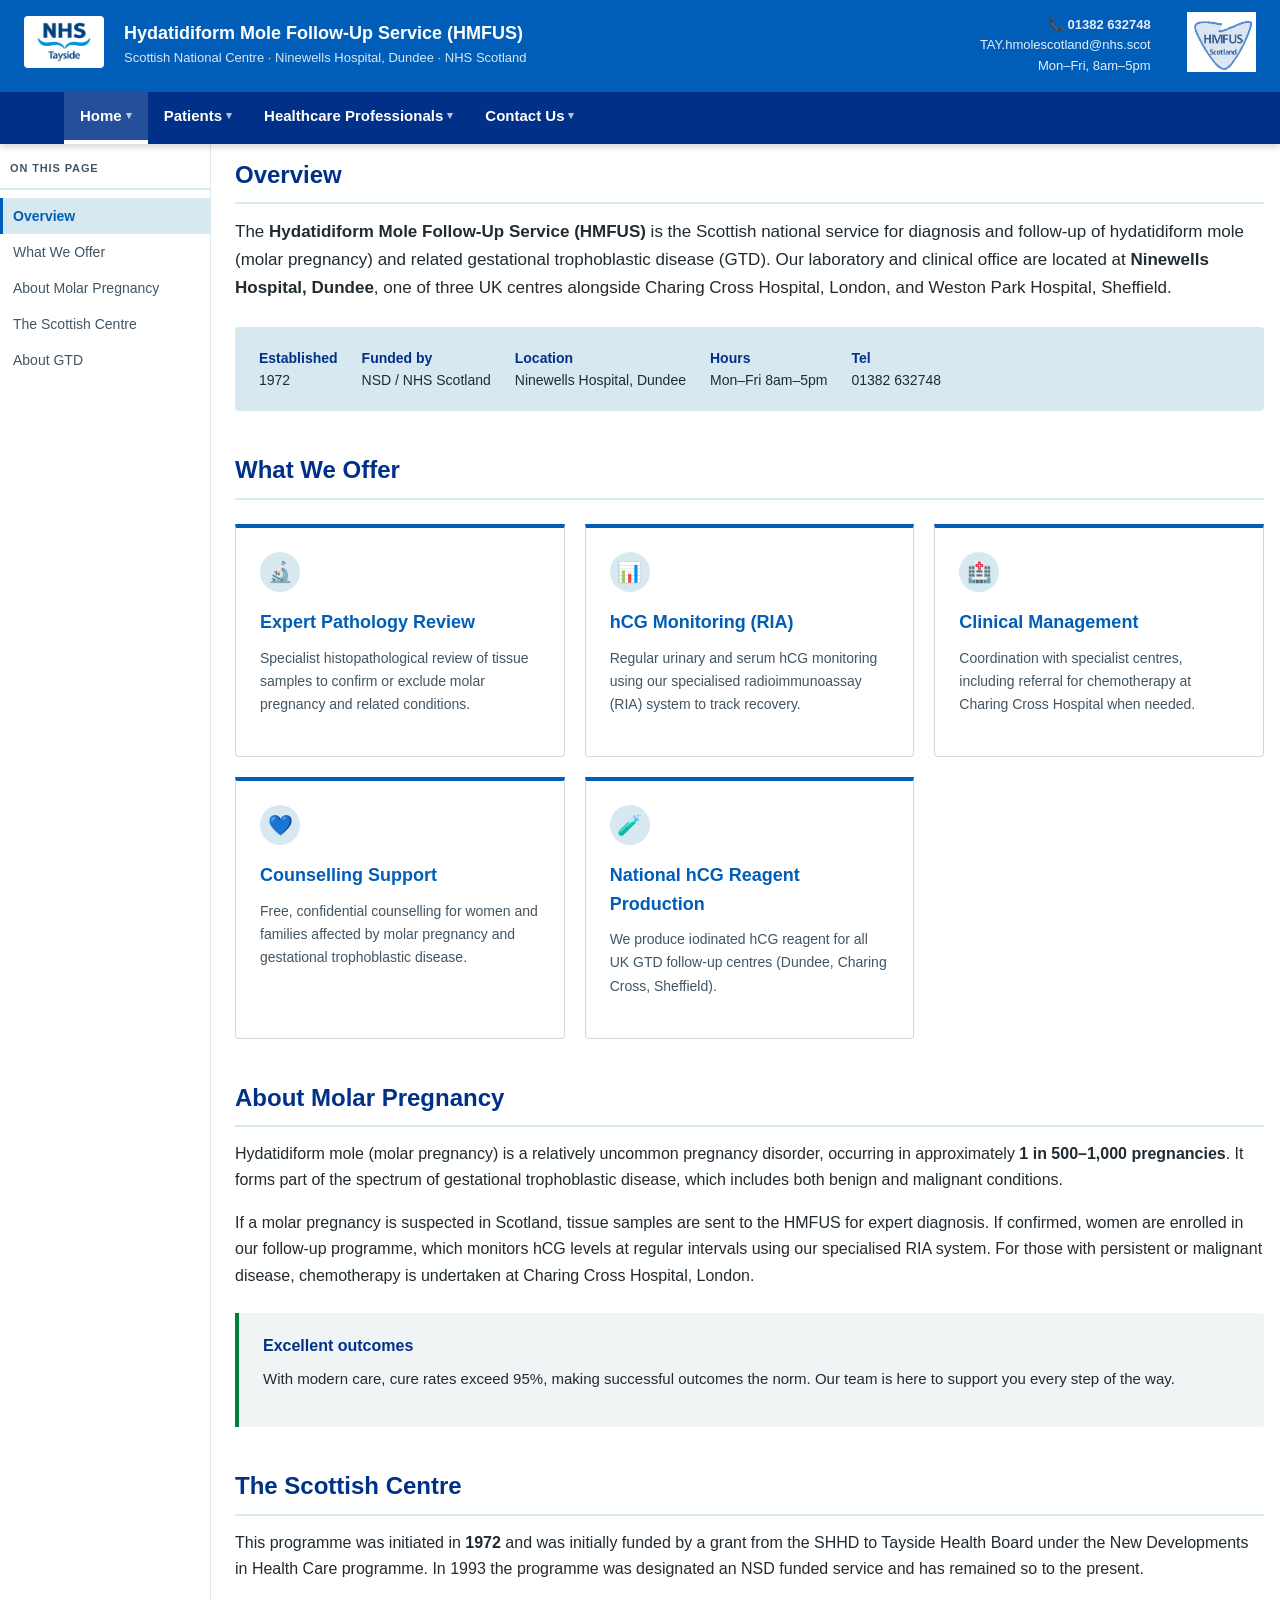
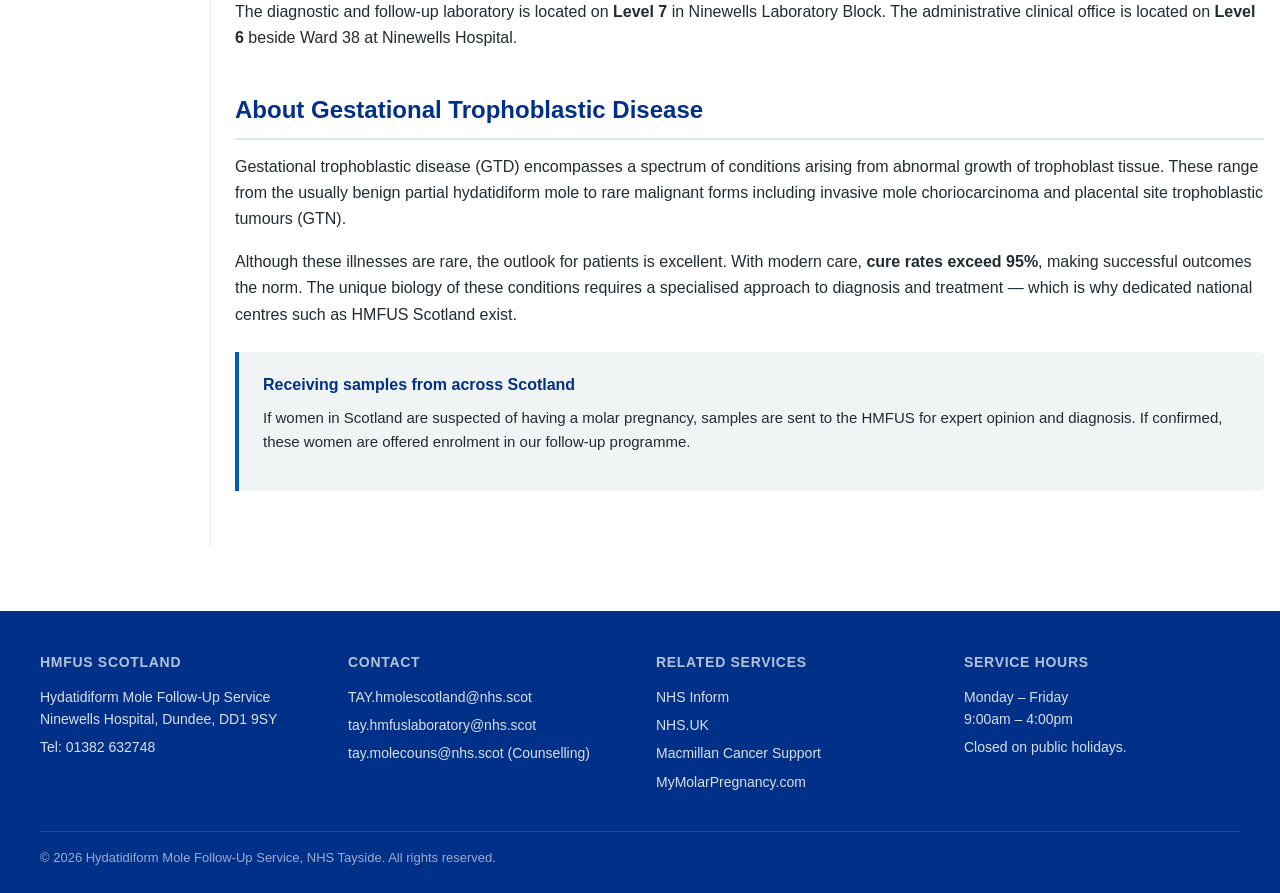
<file: index.html>
<!DOCTYPE html>
<html lang="en">
<head>
  <meta charset="UTF-8">
  <meta name="viewport" content="width=device-width, initial-scale=1.0">
  <title>Hydatidiform Mole Follow-Up Service (HMFUS) – NHS Scotland</title>
  <link rel="stylesheet" href="style.css">
  <style>
    /* ── LAYOUT ── */
    .home-body {
      display: flex;
      align-items: flex-start;
      max-width: 1400px;
      margin: 0 auto;
      padding: 0 16px 64px 0;
    }

    /* Sticky sidenav */
    .home-sidenav {
      width: 210px;
      flex-shrink: 0;
      position: sticky;
      top: 140px; /* clears fixed banner (~124px) + breathing room */
      align-self: flex-start;
      padding: 20px 0;
    }
    .home-sidenav__label {
      font-size: 11px;
      font-weight: 700;
      text-transform: uppercase;
      letter-spacing: 0.08em;
      color: var(--nhs-dark-grey);
      padding: 0 10px 10px;
      border-bottom: 2px solid var(--nhs-light-blue);
      margin-bottom: 8px;
    }
    .home-sidenav a {
      display: block;
      padding: 9px 10px;
      font-size: 14px;
      font-weight: 500;
      color: var(--nhs-dark-grey);
      text-decoration: none;
      border-left: 3px solid transparent;
      transition: all 0.15s;
      line-height: 1.3;
    }
    .home-sidenav a:hover {
      color: var(--nhs-blue);
      background: var(--nhs-pale-grey);
      border-left-color: var(--nhs-light-blue);
    }
    .home-sidenav a.active {
      color: var(--nhs-blue);
      font-weight: 700;
      border-left-color: var(--nhs-blue);
      background: var(--nhs-light-blue);
    }

    /* Main content */
    .home-main {
      flex: 1;
      min-width: 0;
      padding: 32px 0 32px 24px;
      border-left: 1px solid #e0e8ed;
    }
    .home-main h2 {
      font-size: 24px;
      color: var(--nhs-dark-blue);
      font-weight: 700;
      margin: 40px 0 14px;
      padding-bottom: 8px;
      border-bottom: 2px solid var(--nhs-light-blue);
      scroll-margin-top: 140px;
    }
    .home-main h2:first-of-type { margin-top: 0; }
    .home-main p { margin-bottom: 16px; line-height: 1.65; }

    @media (max-width: 860px) {
      .home-sidenav { display: none; }
      .home-body { padding: 0 16px 48px; }
      .home-main { padding: 24px 0; border-left: none; }
    }
  </style>
</head>
<body>

<div id="nhs-header-placeholder" data-page="index.html"></div>

<div class="home-body">

  <nav class="home-sidenav">
    <div class="home-sidenav__label">On this page</div>
    <a href="#overview">Overview</a>
    <a href="#what-we-offer">What We Offer</a>
    <a href="#about-molar">About Molar Pregnancy</a>
    <a href="#scottish-centre">The Scottish Centre</a>
    <a href="#gtd">About GTD</a>
  </nav>

  <main class="home-main">

    <h2 id="overview">Overview</h2>
    <p style="font-size:17px;">
      The <strong>Hydatidiform Mole Follow-Up Service (HMFUS)</strong> is the Scottish national service for diagnosis and follow-up of hydatidiform mole (molar pregnancy) and related gestational trophoblastic disease (GTD). Our laboratory and clinical office are located at <strong>Ninewells Hospital, Dundee</strong>, one of three UK centres alongside Charing Cross Hospital, London, and Weston Park Hospital, Sheffield.
    </p>

    <div class="nhs-info-strip">
      <div class="nhs-info-strip__item"><strong>Established</strong> 1972</div>
      <div class="nhs-info-strip__item"><strong>Funded by</strong> NSD / NHS Scotland</div>
      <div class="nhs-info-strip__item"><strong>Location</strong> Ninewells Hospital, Dundee</div>
      <div class="nhs-info-strip__item"><strong>Hours</strong> Mon–Fri 8am–5pm</div>
      <div class="nhs-info-strip__item"><strong>Tel</strong> 01382 632748</div>
    </div>

    <h2 id="what-we-offer">What We Offer</h2>
    <div class="nhs-card-grid">
      <div class="nhs-card">
        <div class="nhs-card__icon">🔬</div>
        <h3>Expert Pathology Review</h3>
        <p>Specialist histopathological review of tissue samples to confirm or exclude molar pregnancy and related conditions.</p>
      </div>
      <div class="nhs-card">
        <div class="nhs-card__icon">📊</div>
        <h3>hCG Monitoring (RIA)</h3>
        <p>Regular urinary and serum hCG monitoring using our specialised radioimmunoassay (RIA) system to track recovery.</p>
      </div>
      <div class="nhs-card">
        <div class="nhs-card__icon">🏥</div>
        <h3>Clinical Management</h3>
        <p>Coordination with specialist centres, including referral for chemotherapy at Charing Cross Hospital when needed.</p>
      </div>
      <div class="nhs-card">
        <div class="nhs-card__icon">💙</div>
        <h3>Counselling Support</h3>
        <p>Free, confidential counselling for women and families affected by molar pregnancy and gestational trophoblastic disease.</p>
      </div>
      <div class="nhs-card">
        <div class="nhs-card__icon">🧪</div>
        <h3>National hCG Reagent Production</h3>
        <p>We produce iodinated hCG reagent for all UK GTD follow-up centres (Dundee, Charing Cross, Sheffield).</p>
      </div>
    </div>

    <h2 id="about-molar">About Molar Pregnancy</h2>
    <p>Hydatidiform mole (molar pregnancy) is a relatively uncommon pregnancy disorder, occurring in approximately <strong>1 in 500–1,000 pregnancies</strong>. It forms part of the spectrum of gestational trophoblastic disease, which includes both benign and malignant conditions.</p>

    <p>If a molar pregnancy is suspected in Scotland, tissue samples are sent to the HMFUS for expert diagnosis. If confirmed, women are enrolled in our follow-up programme, which monitors hCG levels at regular intervals using our specialised RIA system. For those with persistent or malignant disease, chemotherapy is undertaken at Charing Cross Hospital, London.</p>

    <div class="nhs-callout nhs-callout--green">
      <h4>Excellent outcomes</h4>
      <p>With modern care, cure rates exceed 95%, making successful outcomes the norm. Our team is here to support you every step of the way.</p>
    </div>

    <h2 id="scottish-centre">The Scottish Centre</h2>
    <p>This programme was initiated in <strong>1972</strong> and was initially funded by a grant from the SHHD to Tayside Health Board under the New Developments in Health Care programme. In 1993 the programme was designated an NSD funded service and has remained so to the present.</p>
    <p>The diagnostic and follow-up laboratory is located on <strong>Level 7</strong> in Ninewells Laboratory Block. The administrative clinical office is located on <strong>Level 6</strong> beside Ward 38 at Ninewells Hospital.</p>

    <h2 id="gtd">About Gestational Trophoblastic Disease</h2>
    <p>Gestational trophoblastic disease (GTD) encompasses a spectrum of conditions arising from abnormal growth of trophoblast tissue. These range from the usually benign partial hydatidiform mole to rare malignant forms including invasive mole choriocarcinoma and placental site trophoblastic tumours (GTN).</p>
    <p>Although these illnesses are rare, the outlook for patients is excellent. With modern care, <strong>cure rates exceed 95%</strong>, making successful outcomes the norm. The unique biology of these conditions requires a specialised approach to diagnosis and treatment — which is why dedicated national centres such as HMFUS Scotland exist.</p>

    <div class="nhs-callout">
      <h4>Receiving samples from across Scotland</h4>
      <p>If women in Scotland are suspected of having a molar pregnancy, samples are sent to the HMFUS for expert opinion and diagnosis. If confirmed, these women are offered enrolment in our follow-up programme.</p>
    </div>

  </main>
</div>

<div id="nhs-footer-placeholder"></div>
<script src="components.js"></script>
<script>
  (function() {
    var sections = ['overview','what-we-offer','about-molar','scottish-centre','gtd'];
    var navLinks = {};
    sections.forEach(function(id) {
      navLinks[id] = document.querySelector('.home-sidenav a[href="#' + id + '"]');
    });
    function onScroll() {
      var offset = 150;
      var current = sections[0];
      sections.forEach(function(id) {
        var el = document.getElementById(id);
        if (el && el.getBoundingClientRect().top <= offset) current = id;
      });
      sections.forEach(function(id) {
        if (navLinks[id]) navLinks[id].classList.remove('active');
      });
      if (navLinks[current]) navLinks[current].classList.add('active');
    }
    window.addEventListener('scroll', onScroll, { passive: true });
    onScroll();
  })();
</script>
</body>
</html>
</file>
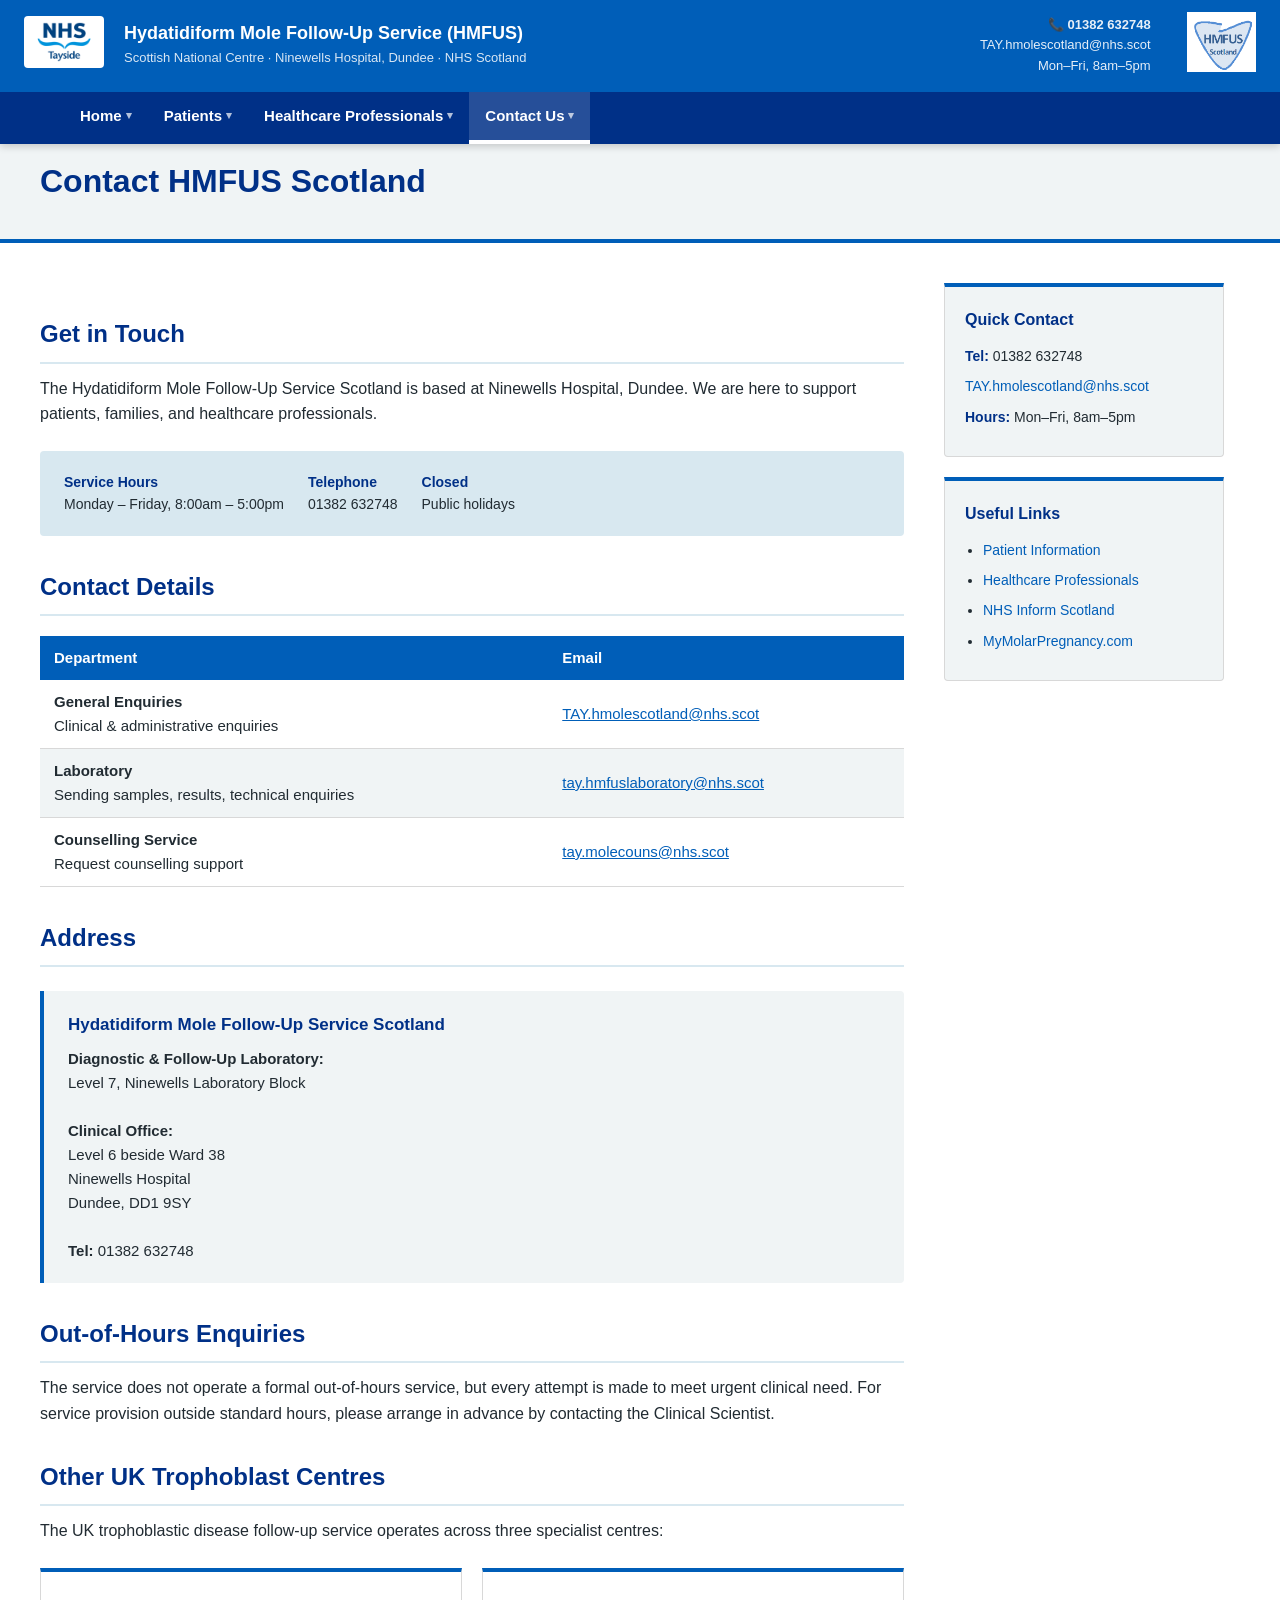
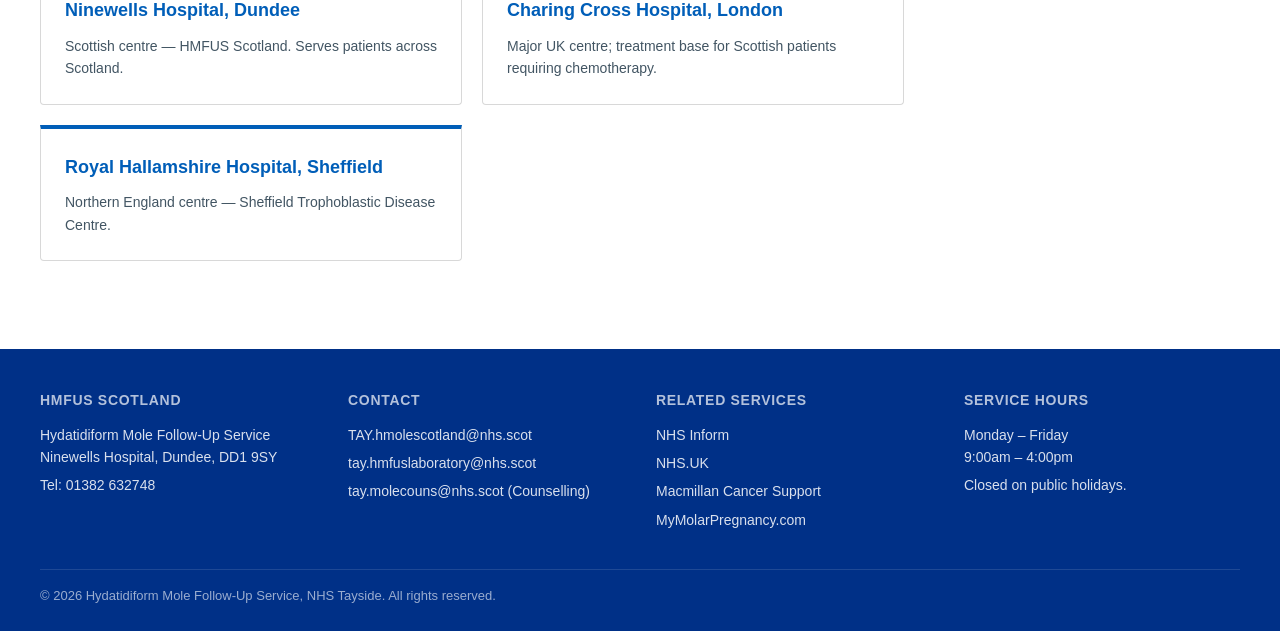
<file: contact (1).html>
<!DOCTYPE html>
<html lang="en">
<head>
  <meta charset="UTF-8">
  <meta name="viewport" content="width=device-width, initial-scale=1.0">
  <title>Contact Us – HMFUS Scotland</title>
  <link rel="stylesheet" href="style.css">
</head>
<body>

<div id="nhs-header-placeholder" data-page="contact.html"></div>

<div class="nhs-page-header">
  <div class="nhs-page-header__inner">
    <h1>Contact HMFUS Scotland</h1>
  </div>
</div>

<main>
  <div class="nhs-main nhs-main--two-col">

    <div>

      <h2>Get in Touch</h2>
      <p>The Hydatidiform Mole Follow-Up Service Scotland is based at Ninewells Hospital, Dundee. We are here to support patients, families, and healthcare professionals.</p>

      <div class="nhs-info-strip">
        <div class="nhs-info-strip__item"><strong>Service Hours</strong> Monday – Friday, 8:00am – 5:00pm</div>
        <div class="nhs-info-strip__item"><strong>Telephone</strong> 01382 632748</div>
        <div class="nhs-info-strip__item"><strong>Closed</strong> Public holidays</div>
      </div>

      <h2>Contact Details</h2>
      <table class="nhs-table">
        <thead><tr><th>Department</th><th>Email</th></tr></thead>
        <tbody>
          <tr>
            <td><strong>General Enquiries</strong><br>Clinical &amp; administrative enquiries</td>
            <td><a href="mailto:TAY.hmolescotland@nhs.scot" style="color:var(--nhs-blue)">TAY.hmolescotland@nhs.scot</a></td>
          </tr>
          <tr>
            <td><strong>Laboratory</strong><br>Sending samples, results, technical enquiries</td>
            <td><a href="mailto:tay.hmfuslaboratory@nhs.scot" style="color:var(--nhs-blue)">tay.hmfuslaboratory@nhs.scot</a></td>
          </tr>
          <tr>
            <td><strong>Counselling Service</strong><br>Request counselling support</td>
            <td><a href="mailto:tay.molecouns@nhs.scot" style="color:var(--nhs-blue)">tay.molecouns@nhs.scot</a></td>
          </tr>
        </tbody>
      </table>

      <h2>Address</h2>
      <div class="nhs-callout">
        <h4>Hydatidiform Mole Follow-Up Service Scotland</h4>
        <p>
          <strong>Diagnostic &amp; Follow-Up Laboratory:</strong><br>
          Level 7, Ninewells Laboratory Block<br><br>
          <strong>Clinical Office:</strong><br>
          Level 6 beside Ward 38<br>
          Ninewells Hospital<br>
          Dundee, DD1 9SY<br><br>
          <strong>Tel:</strong> 01382 632748
        </p>
      </div>

      <h2>Out-of-Hours Enquiries</h2>
      <p>The service does not operate a formal out-of-hours service, but every attempt is made to meet urgent clinical need. For service provision outside standard hours, please arrange in advance by contacting the Clinical Scientist.</p>

      <h2>Other UK Trophoblast Centres</h2>
      <p>The UK trophoblastic disease follow-up service operates across three specialist centres:</p>
      <div class="nhs-card-grid">
        <div class="nhs-card">
          <h3>Ninewells Hospital, Dundee</h3>
          <p>Scottish centre — HMFUS Scotland. Serves patients across Scotland.</p>
        </div>
        <div class="nhs-card">
          <h3>Charing Cross Hospital, London</h3>
          <p>Major UK centre; treatment base for Scottish patients requiring chemotherapy.</p>
        </div>
        <div class="nhs-card">
          <h3>Royal Hallamshire Hospital, Sheffield</h3>
          <p>Northern England centre — Sheffield Trophoblastic Disease Centre.</p>
        </div>
      </div>

    </div>

    <aside class="nhs-sidebar">
      <div class="nhs-sidebar-box">
        <h3>Quick Contact</h3>
        <p><strong>Tel:</strong> 01382 632748</p>
        <p><a href="mailto:TAY.hmolescotland@nhs.scot">TAY.hmolescotland@nhs.scot</a></p>
        <p><strong>Hours:</strong> Mon–Fri, 8am–5pm</p>
      </div>
      <div class="nhs-sidebar-box">
        <h3>Useful Links</h3>
        <ul>
          <li><a href="patients.html">Patient Information</a></li>
          <li><a href="professionals.html">Healthcare Professionals</a></li>
          <li><a href="https://www.nhsinform.scot/illnesses-and-conditions/pregnancy-and-childbirth/losing-a-baby/molar-pregnancy/" target="_blank">NHS Inform Scotland</a></li>
          <li><a href="https://mymolarpregnancy.com/" target="_blank">MyMolarPregnancy.com</a></li>
        </ul>
      </div>
    </aside>

  </div>
</main>

<div id="nhs-footer-placeholder"></div>
<script src="components.js"></script>
</body>
</html>
</file>
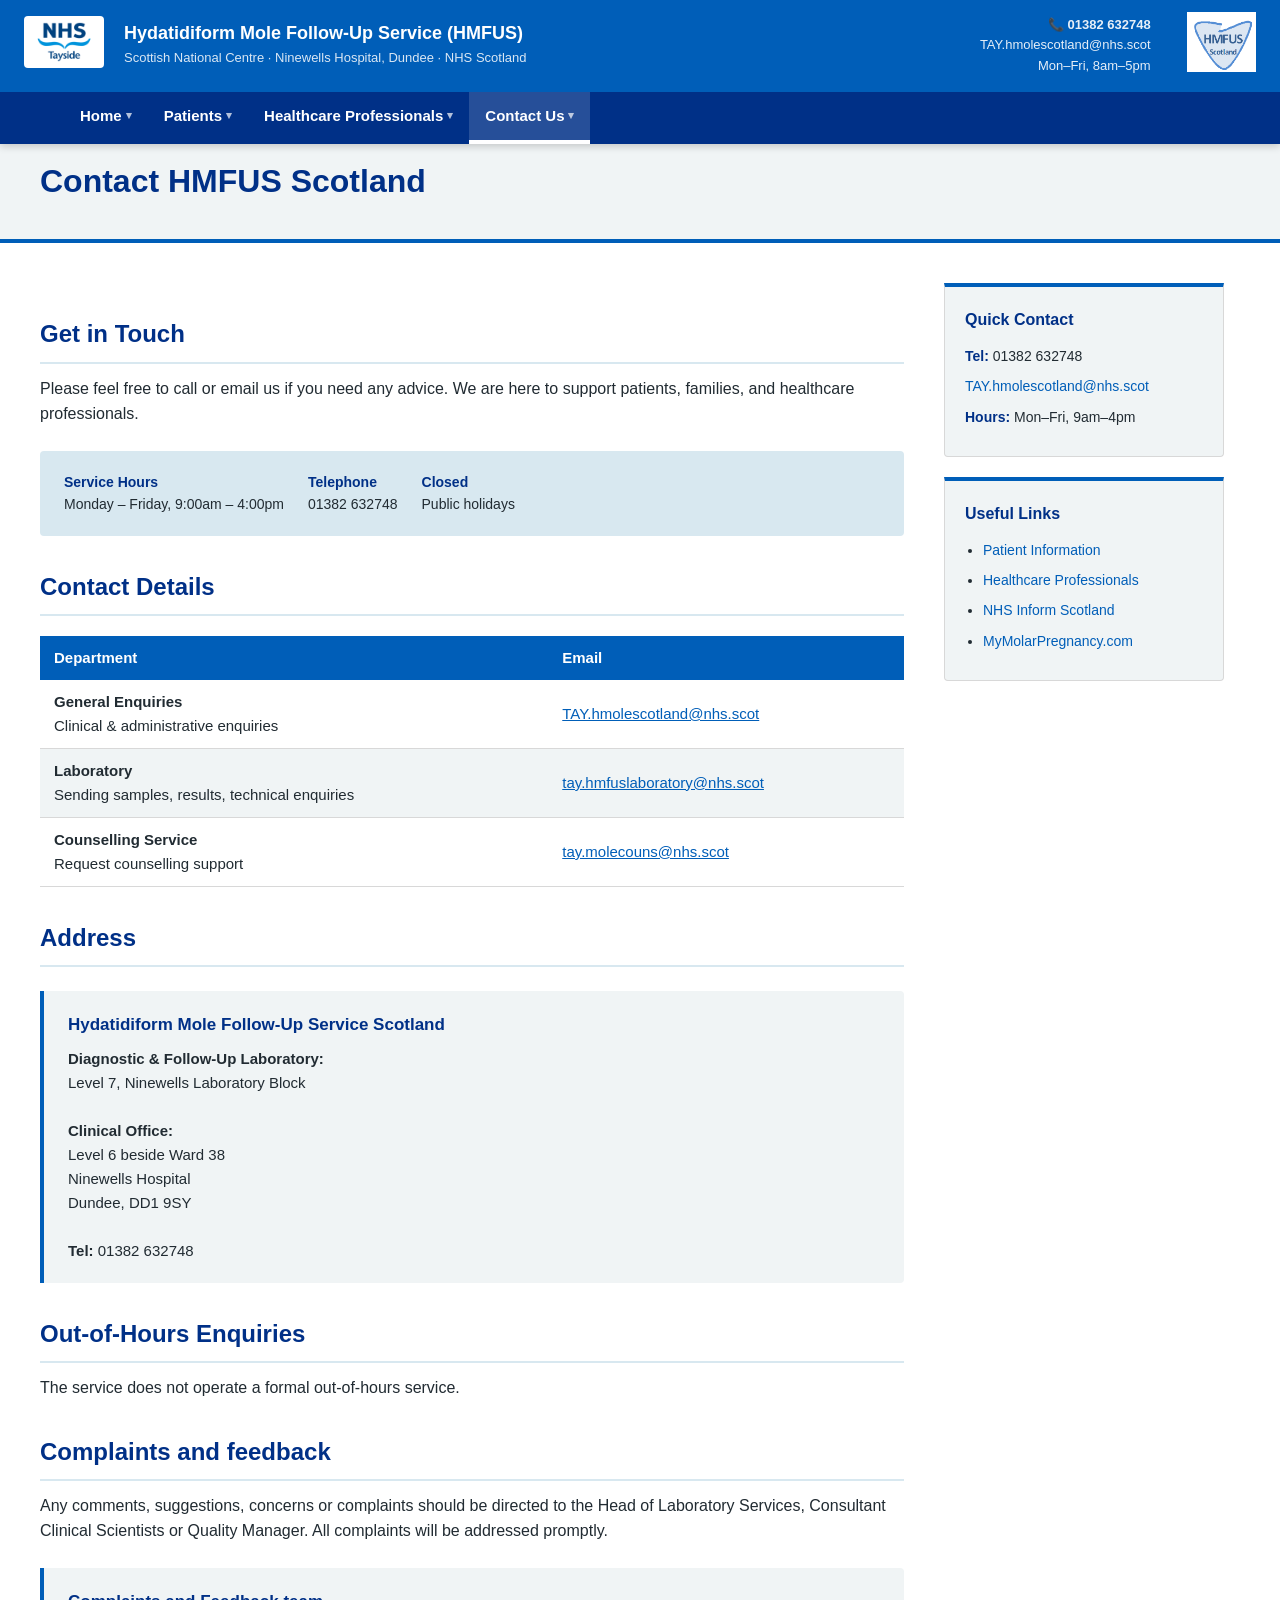
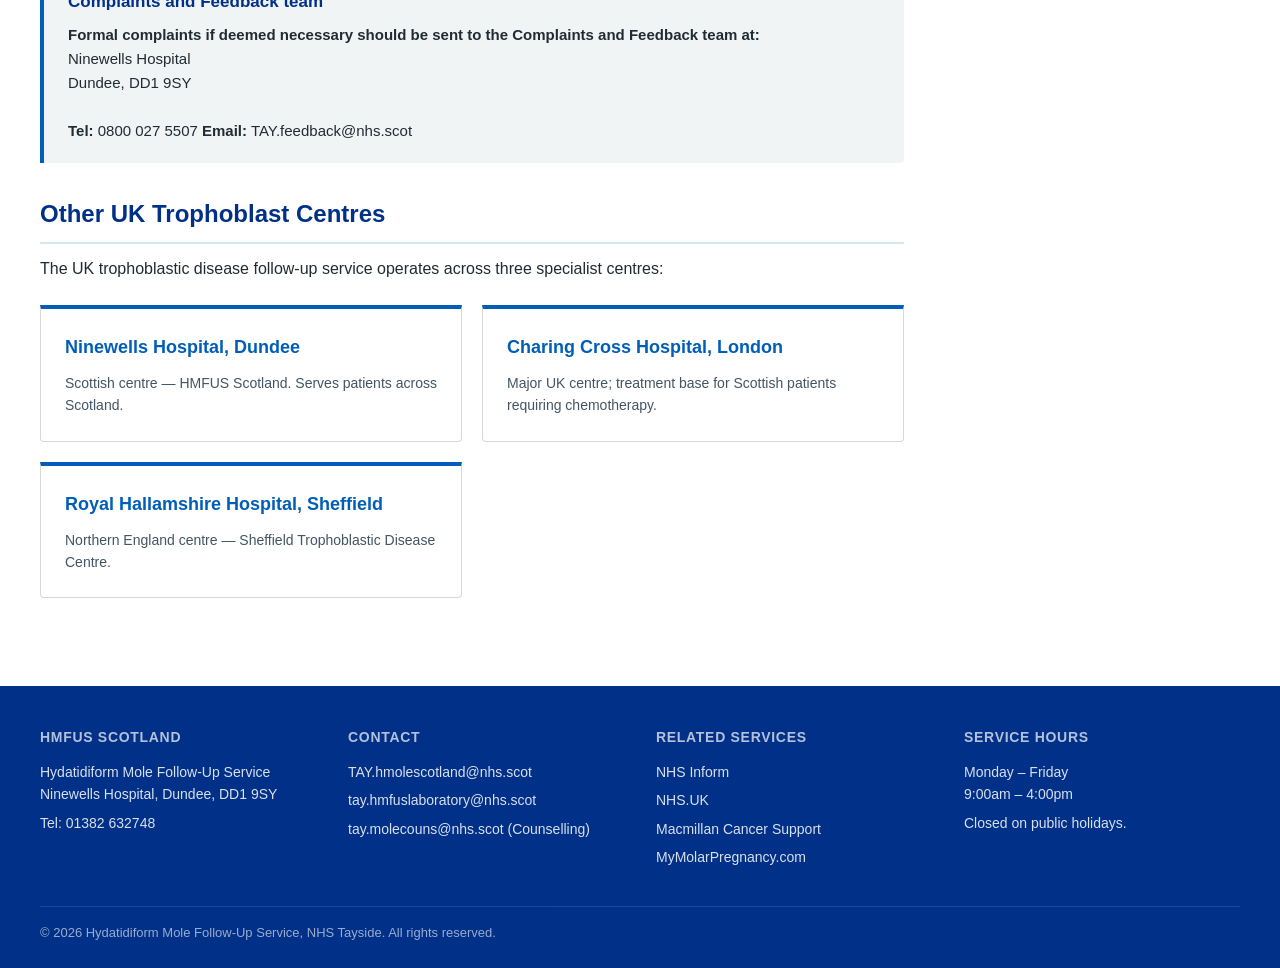
<file: contact.html>
<!DOCTYPE html>
<html lang="en">
<head>
  <meta charset="UTF-8">
  <meta name="viewport" content="width=device-width, initial-scale=1.0">
  <title>Contact Us – HMFUS Scotland</title>
  <link rel="stylesheet" href="style.css">
</head>
<body>

<div id="nhs-header-placeholder" data-page="contact.html"></div>

<div class="nhs-page-header">
  <div class="nhs-page-header__inner">
    <h1>Contact HMFUS Scotland</h1>
  </div>
</div>

<main>
  <div class="nhs-main nhs-main--two-col">

    <div>

      <h2>Get in Touch</h2>
      <p>Please feel free to call or email us if you need any advice. We are here to support patients, families, and healthcare professionals.</p>

      <div class="nhs-info-strip">
        <div class="nhs-info-strip__item"><strong>Service Hours</strong> Monday – Friday, 9:00am – 4:00pm</div>
        <div class="nhs-info-strip__item"><strong>Telephone</strong> 01382 632748</div>
        <div class="nhs-info-strip__item"><strong>Closed</strong> Public holidays</div>
      </div>

      <h2>Contact Details</h2>
      <table class="nhs-table">
        <thead><tr><th>Department</th><th>Email</th></tr></thead>
        <tbody>
          <tr>
            <td><strong>General Enquiries</strong><br>Clinical &amp; administrative enquiries</td>
            <td><a href="mailto:TAY.hmolescotland@nhs.scot" style="color:var(--nhs-blue)">TAY.hmolescotland@nhs.scot</a></td>
          </tr>
          <tr>
            <td><strong>Laboratory</strong><br>Sending samples, results, technical enquiries</td>
            <td><a href="mailto:tay.hmfuslaboratory@nhs.scot" style="color:var(--nhs-blue)">tay.hmfuslaboratory@nhs.scot</a></td>
          </tr>
          <tr>
            <td><strong>Counselling Service</strong><br>Request counselling support</td>
            <td><a href="mailto:tay.molecouns@nhs.scot" style="color:var(--nhs-blue)">tay.molecouns@nhs.scot</a></td>
          </tr>
        </tbody>
      </table>

      <h2>Address</h2>
      <div class="nhs-callout">
        <h4>Hydatidiform Mole Follow-Up Service Scotland</h4>
        <p>
          <strong>Diagnostic &amp; Follow-Up Laboratory:</strong><br>
          Level 7, Ninewells Laboratory Block<br><br>
          <strong>Clinical Office:</strong><br>
          Level 6 beside Ward 38<br>
          Ninewells Hospital<br>
          Dundee, DD1 9SY<br><br>
          <strong>Tel:</strong> 01382 632748
        </p>
      </div>

      <h2>Out-of-Hours Enquiries</h2>
      <p>The service does not operate a formal out-of-hours service. </p>

      <h2>Complaints and feedback</h2>
      <p>Any comments, suggestions, concerns or complaints should be directed to the Head of Laboratory Services, Consultant Clinical Scientists or Quality Manager. All complaints will be addressed promptly. </p>
      <div class="nhs-callout">
        <h4>Complaints and Feedback team</h4>
        <p>
          <strong>Formal complaints if deemed necessary should be sent to the Complaints and Feedback team at:</strong><br>
          Ninewells Hospital<br>
          Dundee, DD1 9SY<br><br>
          <strong>Tel:</strong> 0800 027 5507
          <strong>Email:</strong> TAY.feedback@nhs.scot
        </p>
      </div>

      <h2>Other UK Trophoblast Centres</h2>
      <p>The UK trophoblastic disease follow-up service operates across three specialist centres:</p>
      <div class="nhs-card-grid">
        <div class="nhs-card">
          <h3>Ninewells Hospital, Dundee</h3>
          <p>Scottish centre — HMFUS Scotland. Serves patients across Scotland.</p>
        </div>
        <div class="nhs-card">
          <h3>Charing Cross Hospital, London</h3>
          <p>Major UK centre; treatment base for Scottish patients requiring chemotherapy.</p>
        </div>
        <div class="nhs-card">
          <h3>Royal Hallamshire Hospital, Sheffield</h3>
          <p>Northern England centre — Sheffield Trophoblastic Disease Centre.</p>
        </div>
      </div>

    </div>

    <aside class="nhs-sidebar">
      <div class="nhs-sidebar-box">
        <h3>Quick Contact</h3>
        <p><strong>Tel:</strong> 01382 632748</p>
        <p><a href="mailto:TAY.hmolescotland@nhs.scot">TAY.hmolescotland@nhs.scot</a></p>
        <p><strong>Hours:</strong> Mon–Fri, 9am–4pm</p>
      </div>
      <div class="nhs-sidebar-box">
        <h3>Useful Links</h3>
        <ul>
          <li><a href="patients.html">Patient Information</a></li>
          <li><a href="professionals.html">Healthcare Professionals</a></li>
          <li><a href="https://www.nhsinform.scot/illnesses-and-conditions/pregnancy-and-childbirth/losing-a-baby/molar-pregnancy/" target="_blank">NHS Inform Scotland</a></li>
          <li><a href="https://mymolarpregnancy.com/" target="_blank">MyMolarPregnancy.com</a></li>
        </ul>
      </div>
    </aside>

  </div>
</main>

<div id="nhs-footer-placeholder"></div>
<script src="components.js"></script>
</body>
</html>
</file>
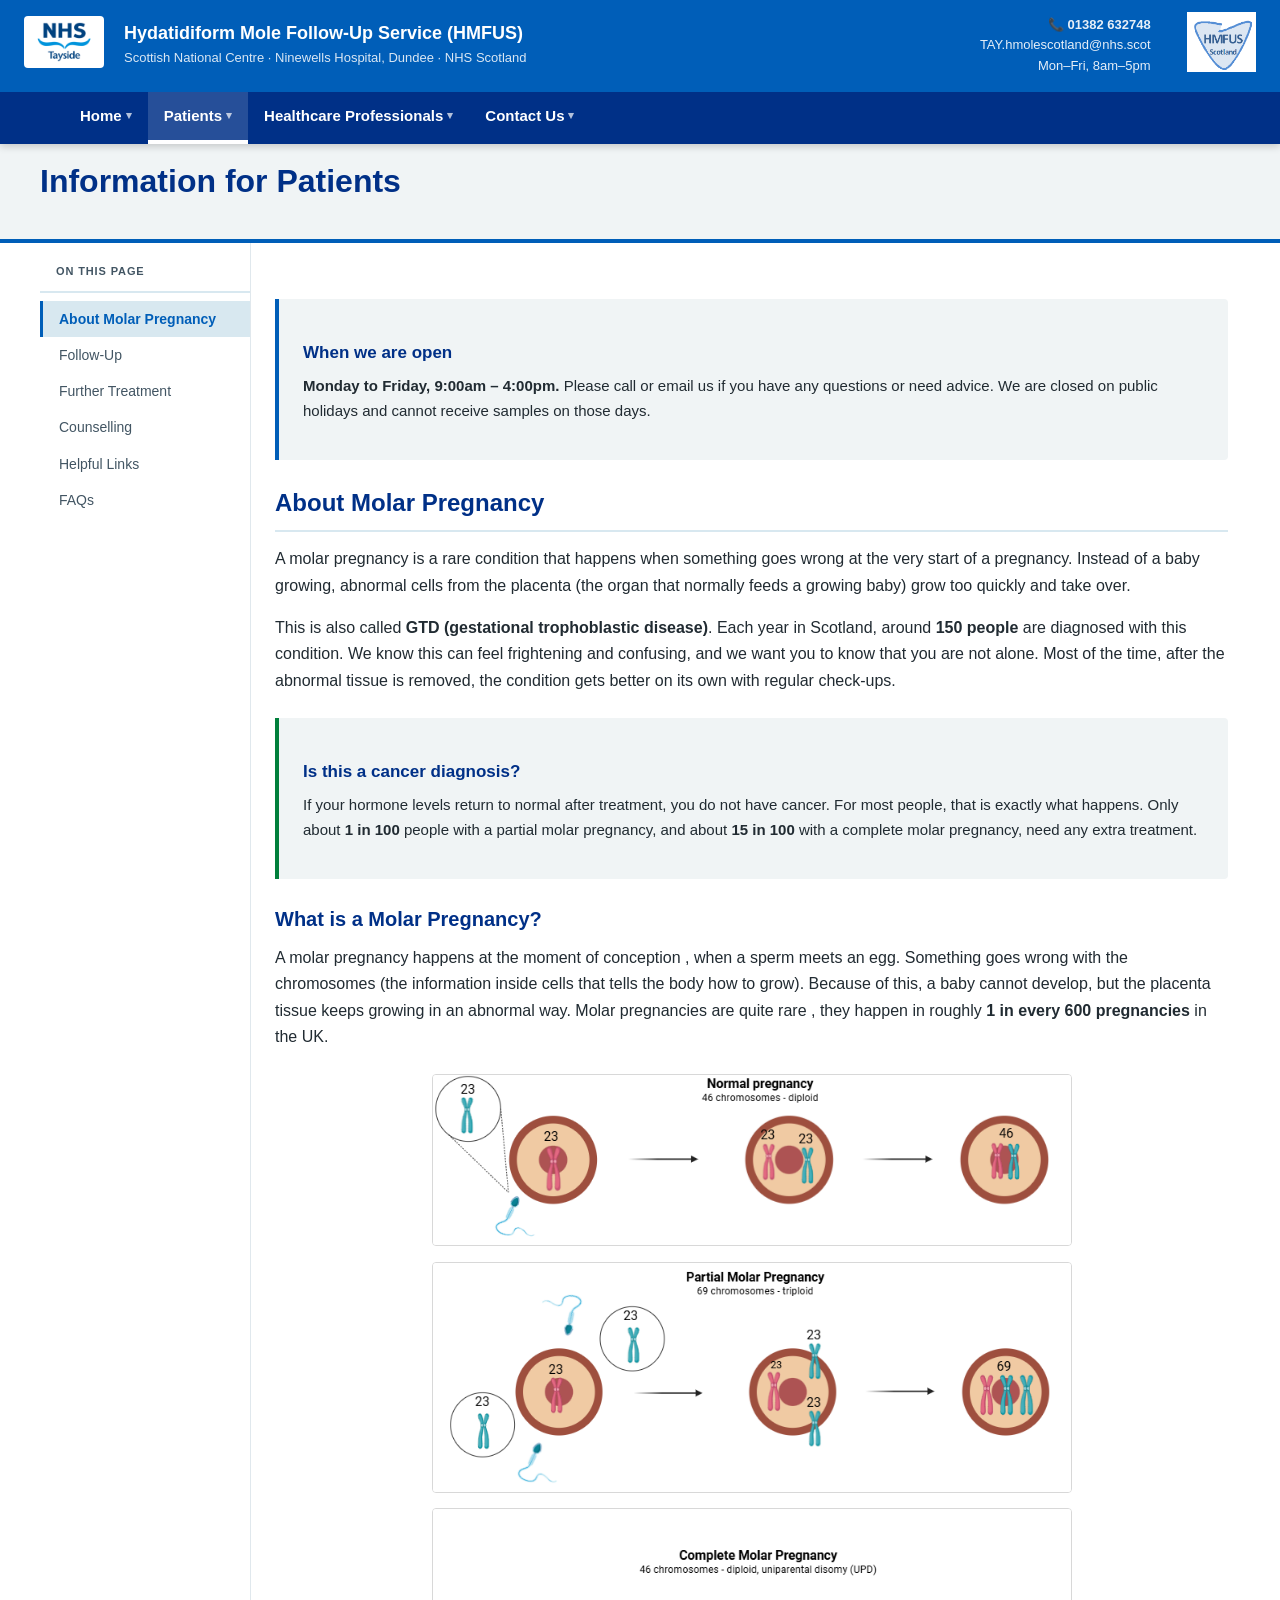
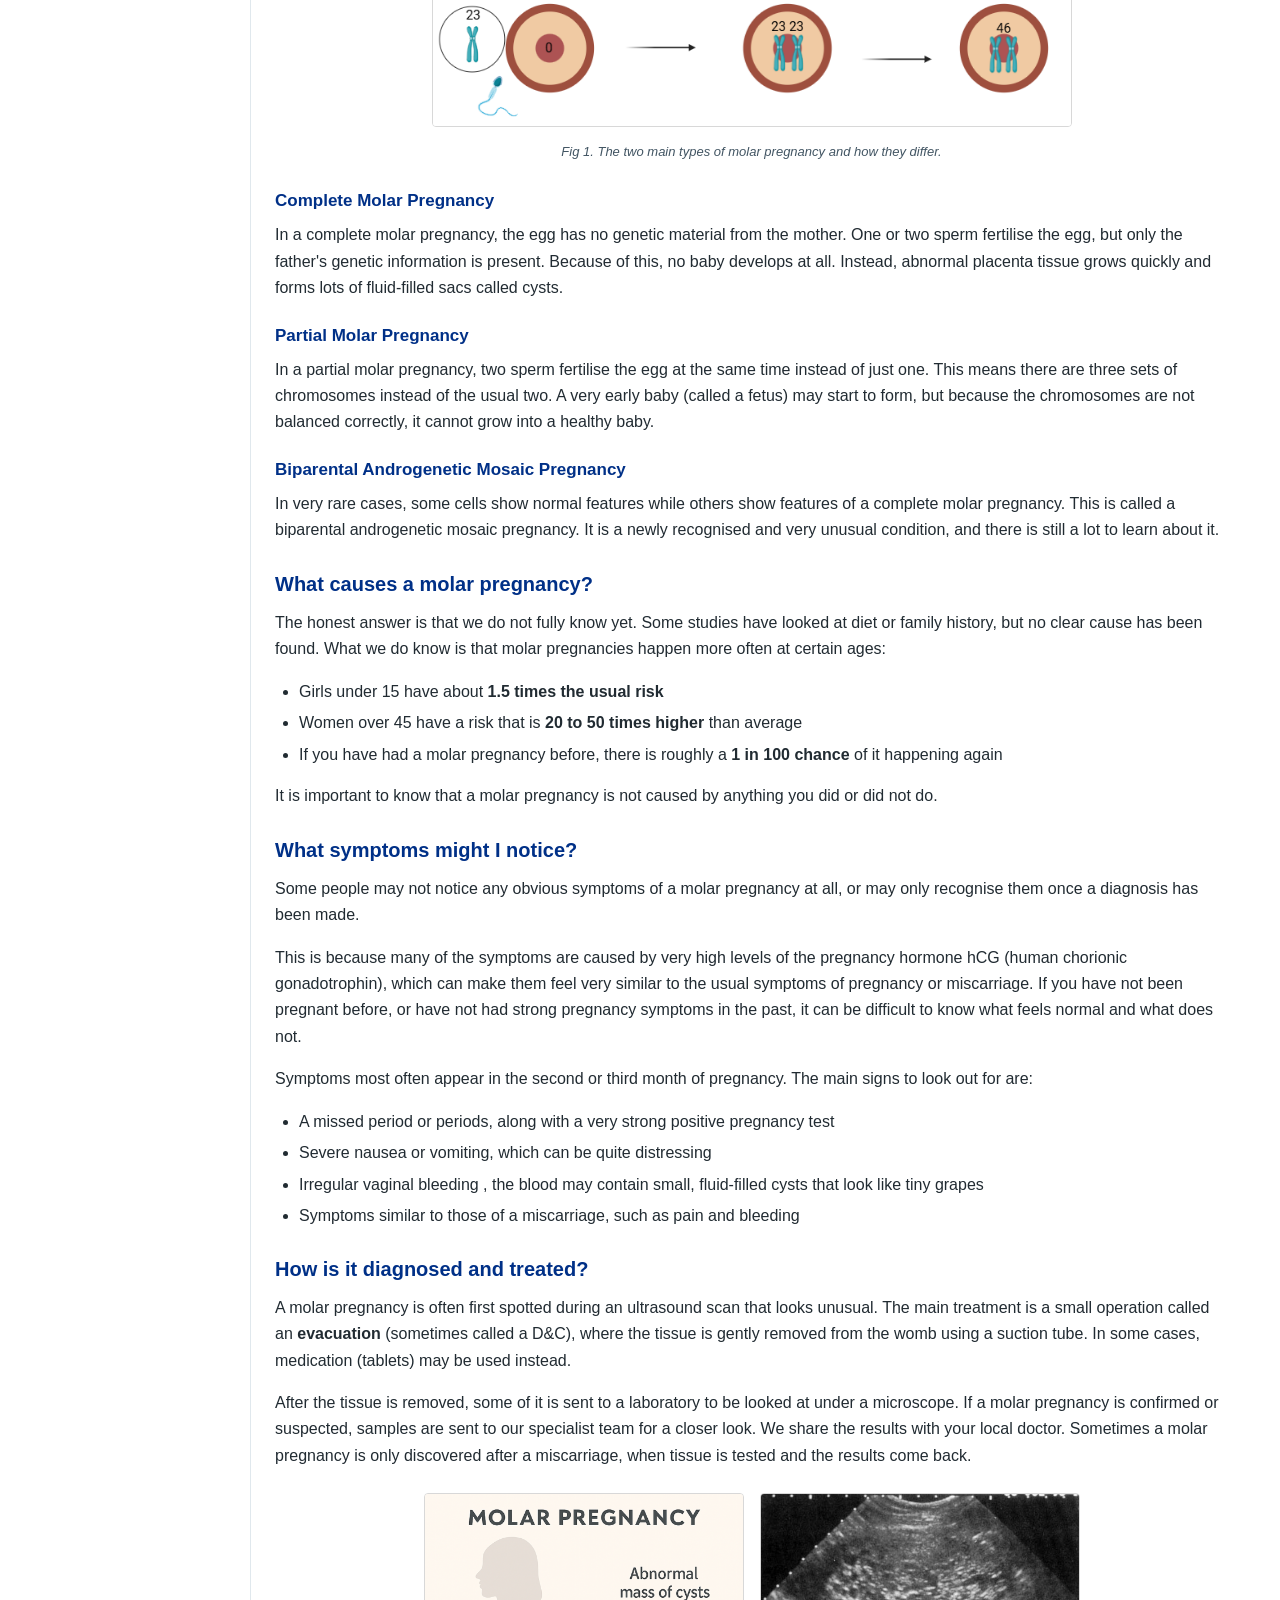
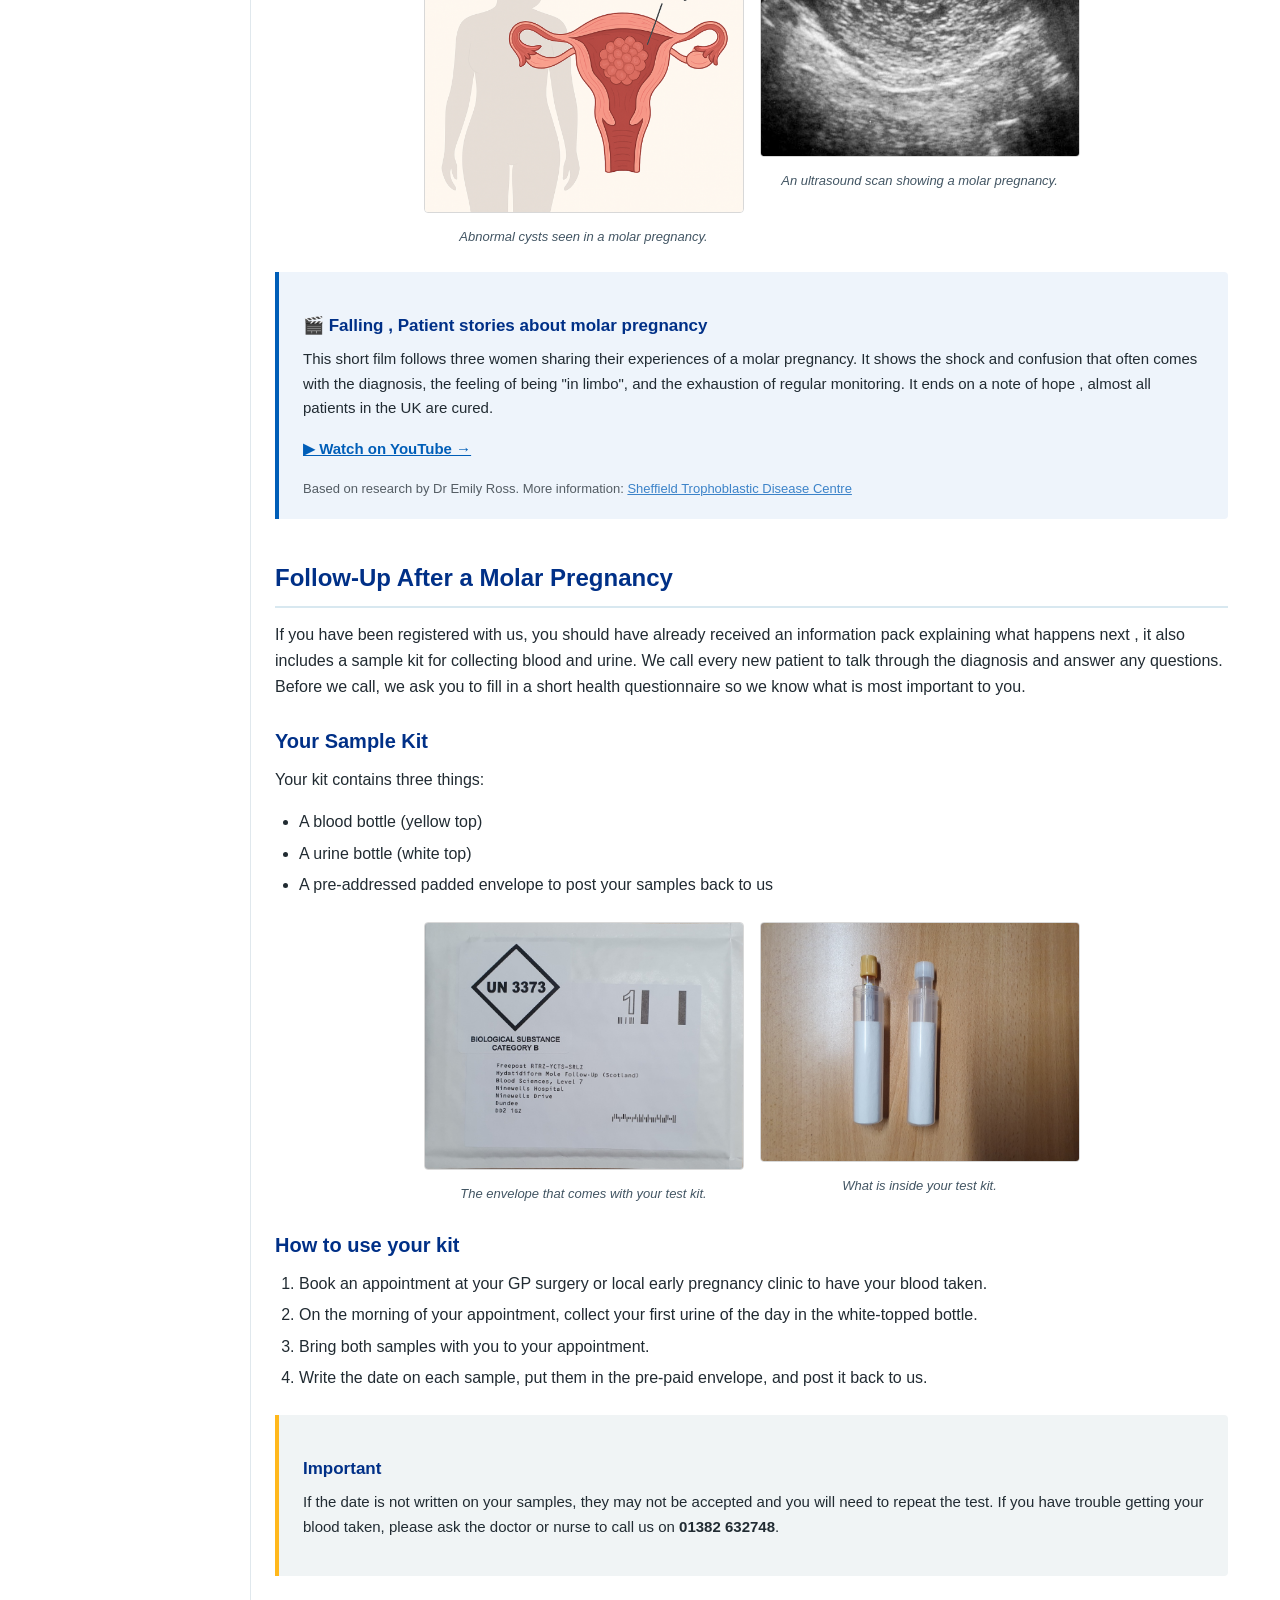
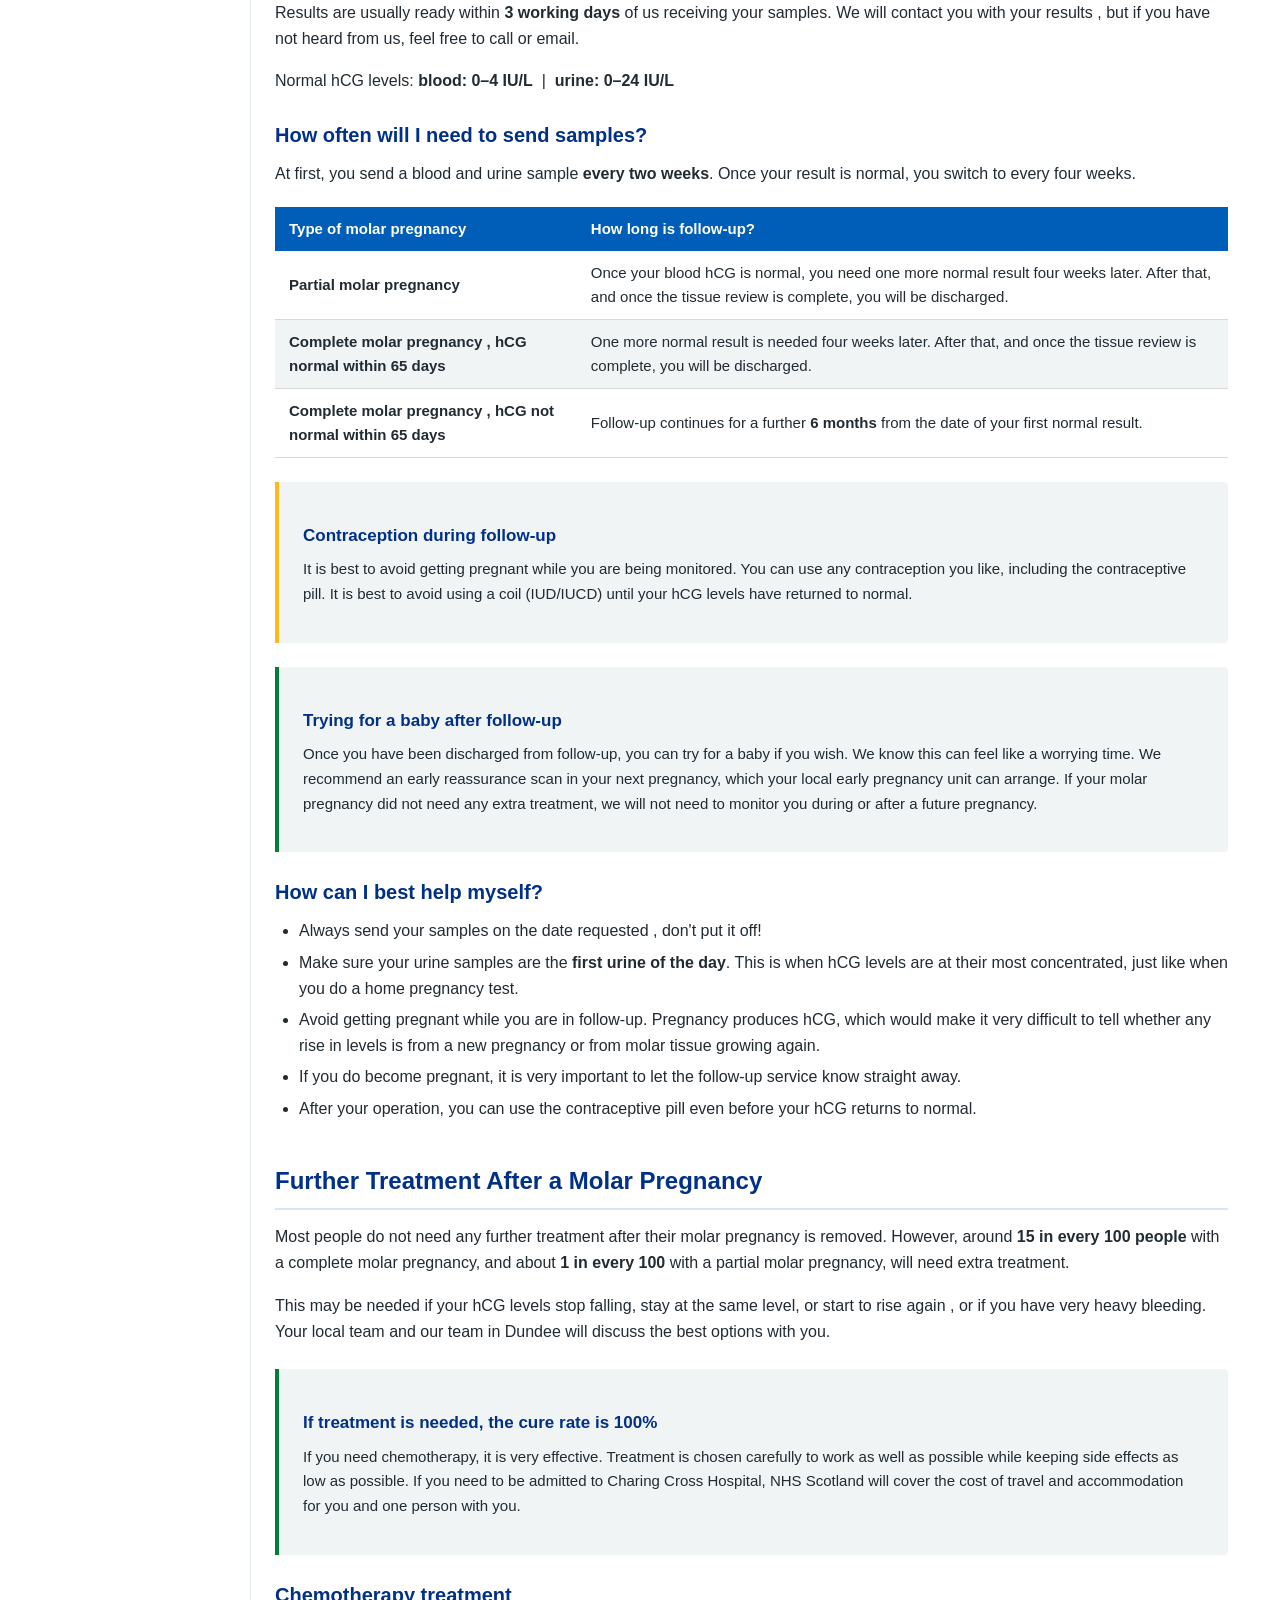
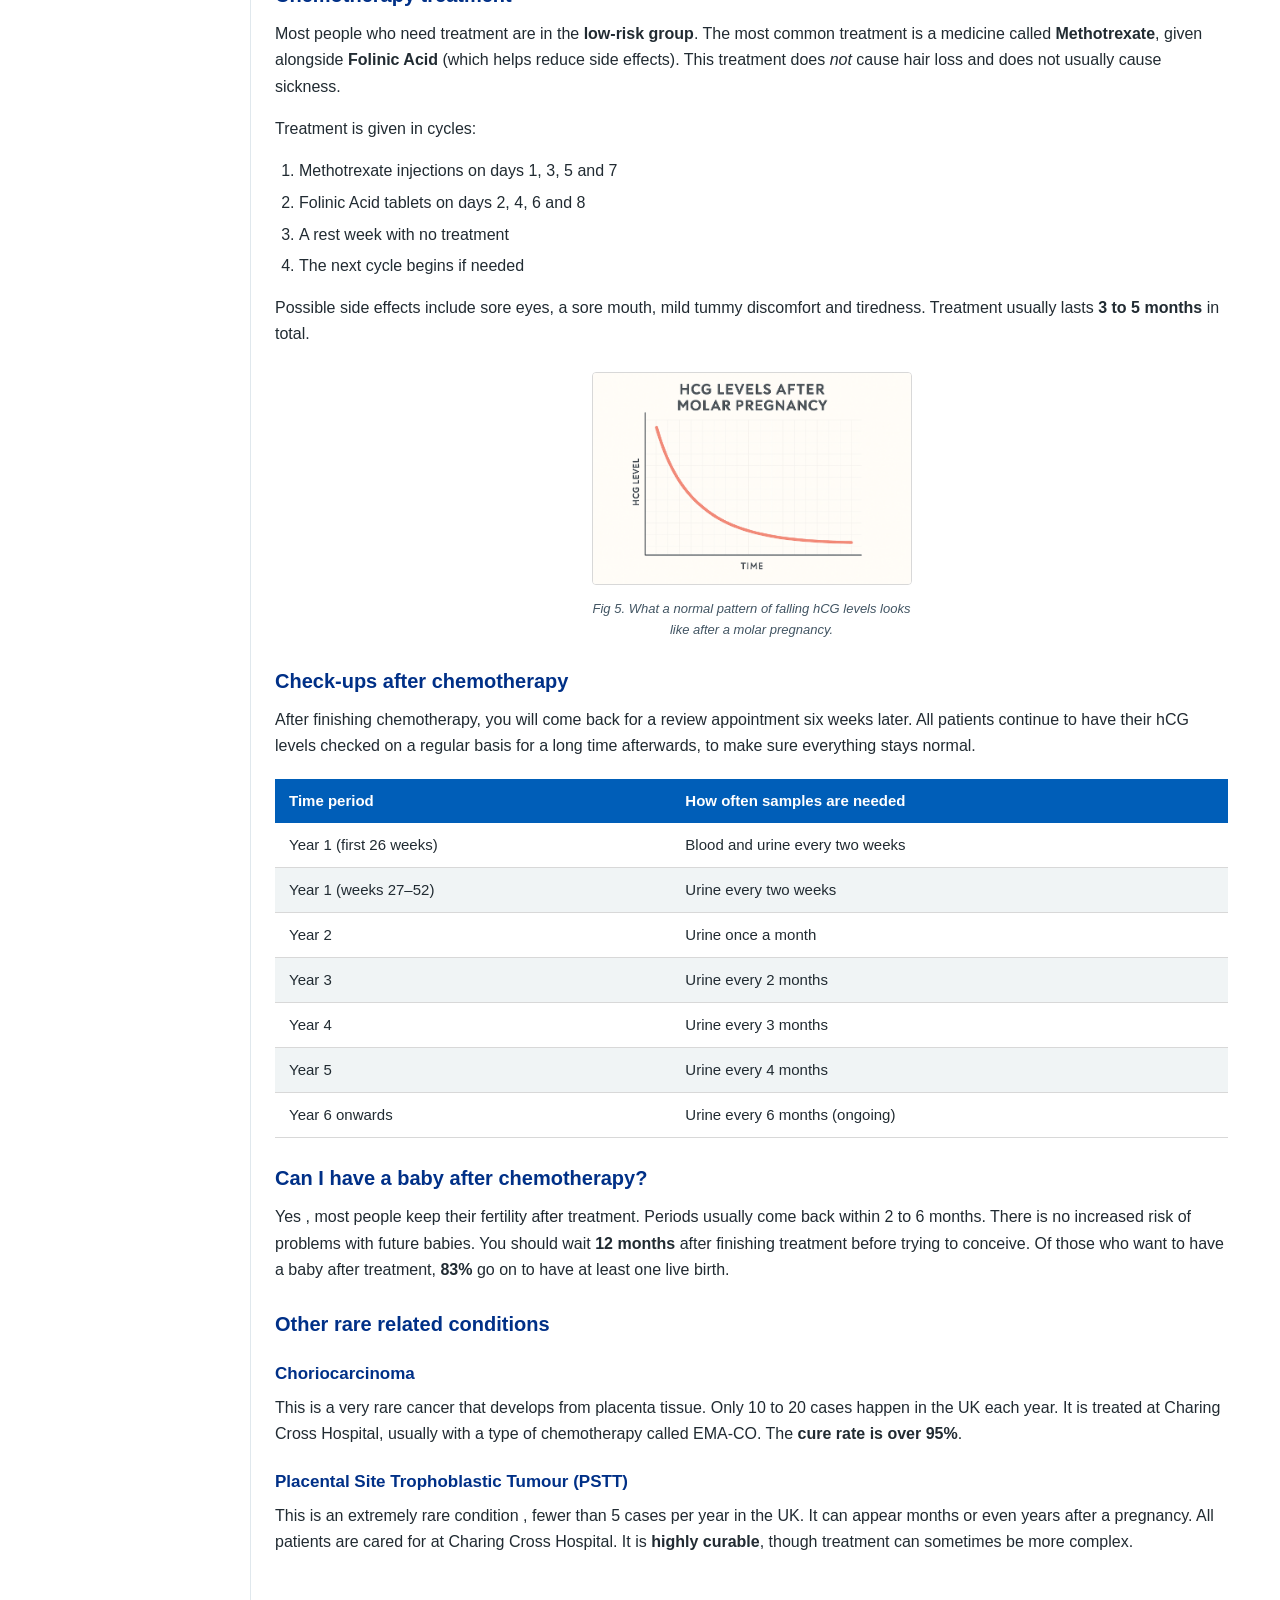
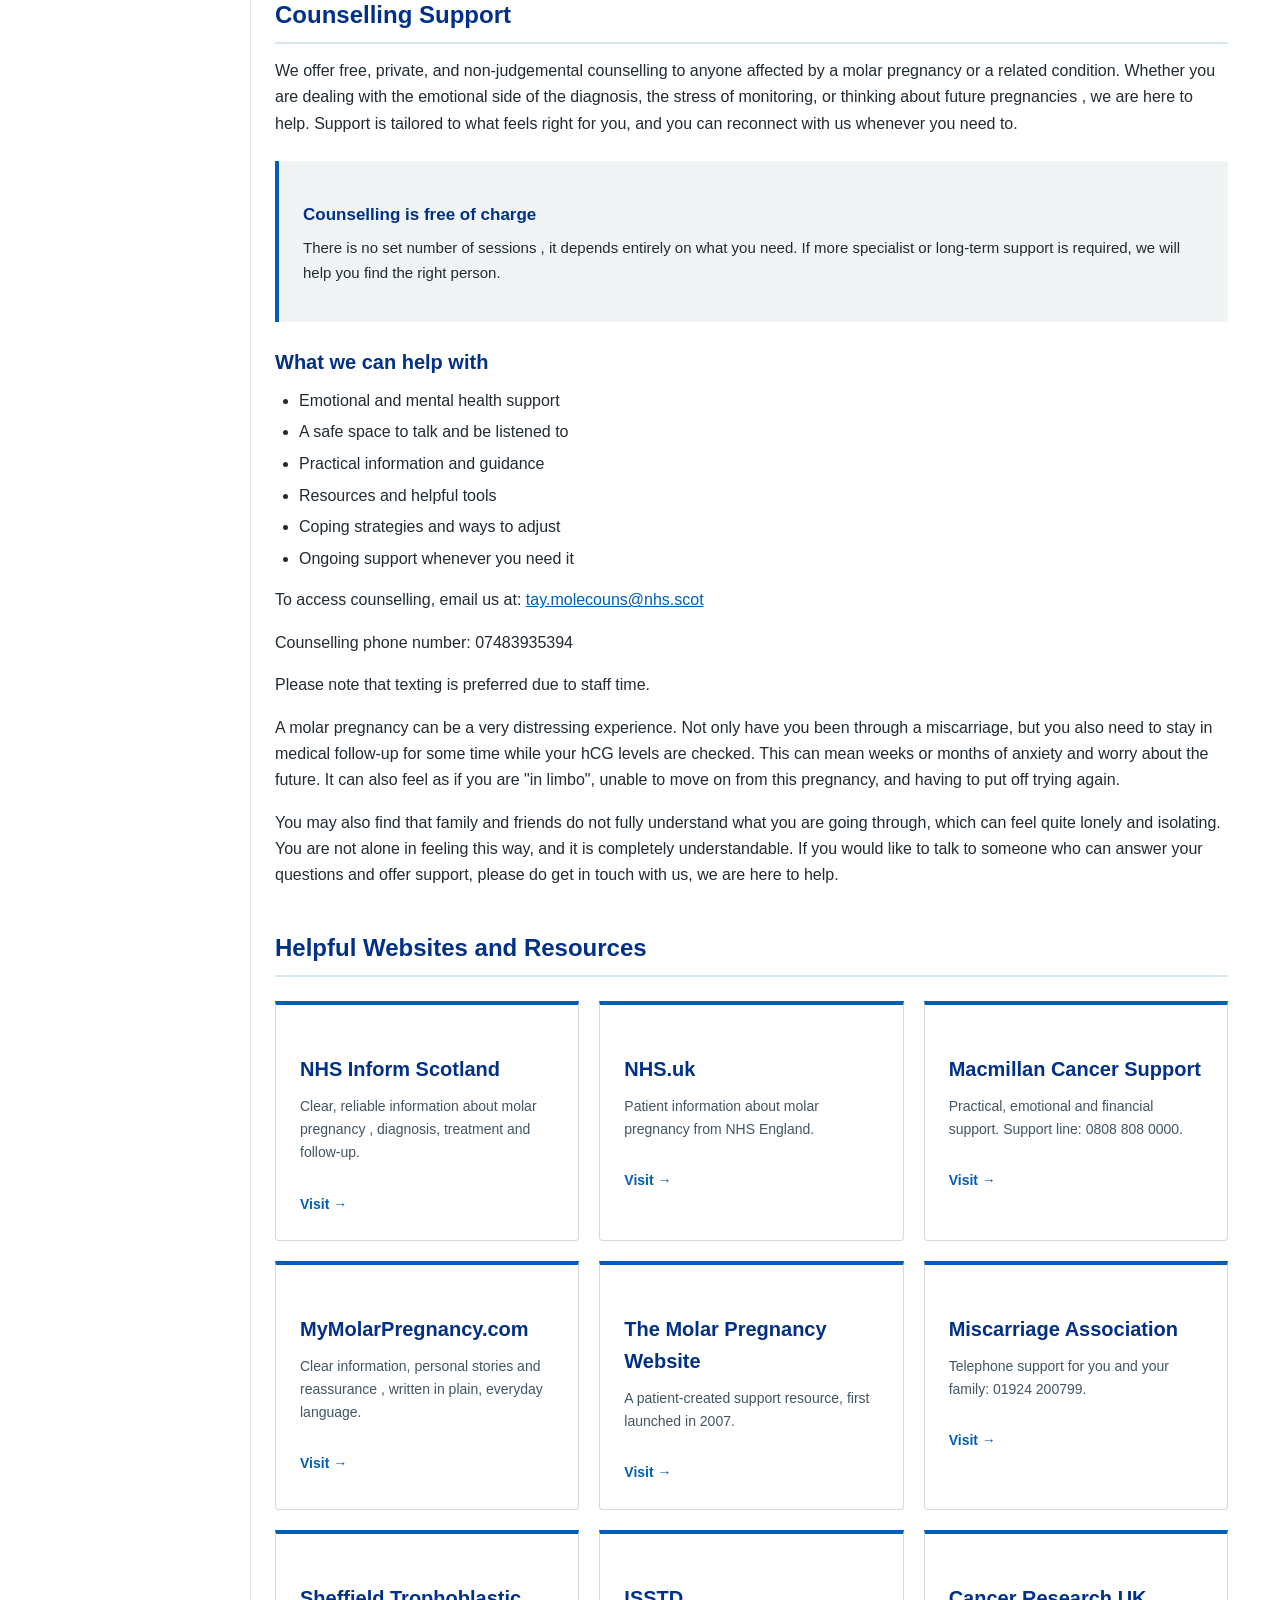
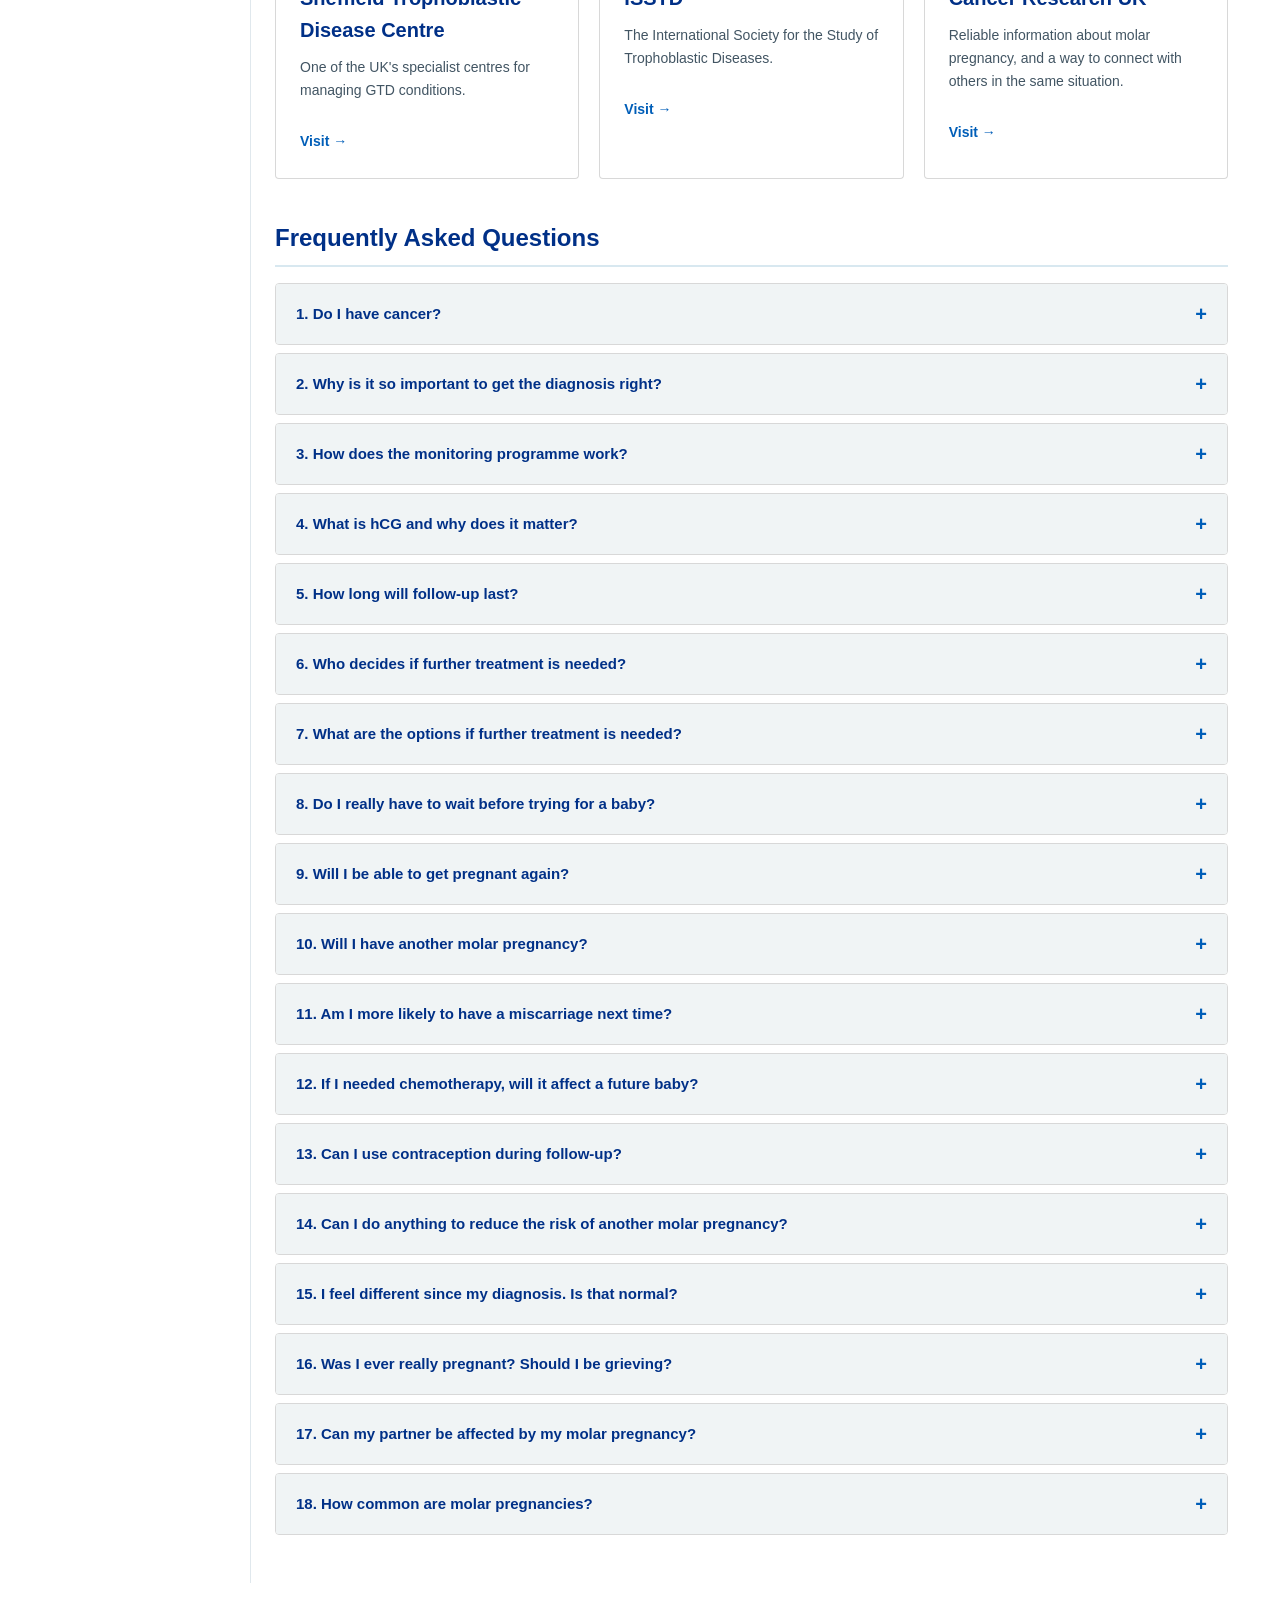
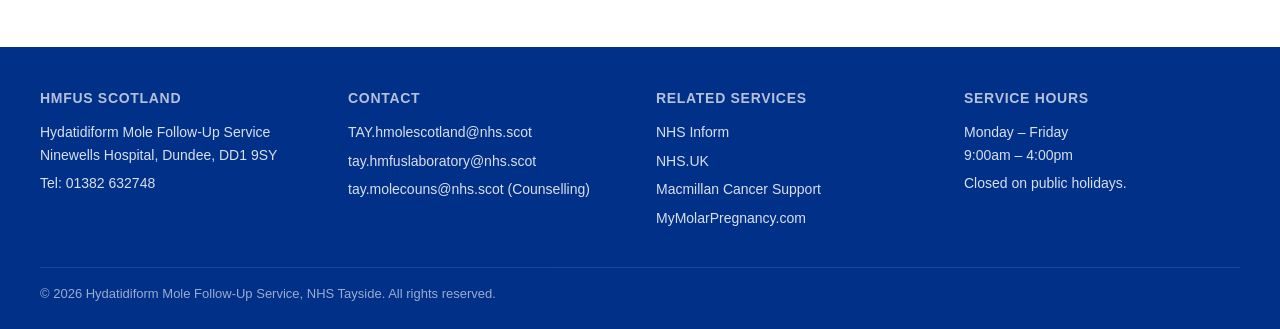
<file: patients.html>
<!DOCTYPE html>
<html lang="en">
<head>
  <meta charset="UTF-8">
  <meta name="viewport" content="width=device-width, initial-scale=1.0">
  <title>Information for Patients – HMFUS Scotland</title>
  <link rel="stylesheet" href="style.css">
  <style>
    .patients-layout {
      display: flex;
      align-items: flex-start;
      max-width: 1200px;
      margin: 0 auto;
      padding: 0 12px 64px 0;
    }
    .patients-sidenav {
      width: 210px;
      flex-shrink: 0;
      position: sticky;
      top: 140px;
      align-self: flex-start;
      padding: 20px 0 20px;
    }
    .patients-sidenav__label {
      font-size: 11px;
      font-weight: 700;
      text-transform: uppercase;
      letter-spacing: 0.08em;
      color: var(--nhs-dark-grey);
      padding: 0 16px 10px;
      border-bottom: 2px solid var(--nhs-light-blue);
      margin-bottom: 8px;
    }
    .patients-sidenav a {
      display: block;
      padding: 9px 16px;
      font-size: 14px;
      font-weight: 500;
      color: var(--nhs-dark-grey);
      text-decoration: none;
      border-left: 3px solid transparent;
      transition: all 0.15s;
      line-height: 1.3;
    }
    .patients-sidenav a:hover {
      color: var(--nhs-blue);
      background: var(--nhs-pale-grey);
      border-left-color: var(--nhs-light-blue);
    }
    .patients-sidenav a.active {
      color: var(--nhs-blue);
      font-weight: 700;
      border-left-color: var(--nhs-blue);
      background: var(--nhs-light-blue);
    }
    .patients-content {
      flex: 1;
      min-width: 0;
      padding: 32px 0 32px 24px;
      border-left: 1px solid #e0e8ed;
    }
    .patients-content h2 {
      font-size: 24px;
      color: var(--nhs-dark-blue);
      font-weight: 700;
      margin: 40px 0 14px;
      padding-bottom: 8px;
      border-bottom: 2px solid var(--nhs-light-blue);
      scroll-margin-top: 150px;
    }
    .patients-content h2:first-of-type { margin-top: 0; }
    .patients-content h3 { font-size: 20px; color: var(--nhs-dark-blue); font-weight: 700; margin: 24px 0 10px; }
    .patients-content h4 { font-size: 17px; color: var(--nhs-dark-blue); font-weight: 700; margin: 20px 0 8px; }
    .patients-content p { margin-bottom: 16px; line-height: 1.65; }
    .patients-content ul, .patients-content ol { margin: 0 0 16px 24px; }
    .patients-content li { margin-bottom: 6px; }
    @media (max-width: 768px) {
      .patients-sidenav { display: none; }
      .patients-layout { padding: 0 16px 48px; }
      .patients-content { padding: 24px 0; border-left: none; }
    }
  </style>
</head>
<body>

<div id="nhs-header-placeholder" data-page="patients.html"></div>

<div class="nhs-page-header">
  <div class="nhs-page-header__inner">
    <h1>Information for Patients</h1>
  </div>
</div>

<div class="patients-layout">

  <nav class="patients-sidenav">
    <div class="patients-sidenav__label">On this page</div>
    <a href="#about">About Molar Pregnancy</a>
    <a href="#followup">Follow-Up</a>
    <a href="#treatment">Further Treatment</a>
    <a href="#counselling">Counselling</a>
    <a href="#links">Helpful Links</a>
    <a href="#faqs">FAQs</a>
  </nav>

  <main class="patients-content">

    <div class="nhs-callout">
      <h4>When we are open</h4>
      <p><strong>Monday to Friday, 9:00am – 4:00pm.</strong> Please call or email us if you have any questions or need advice. We are closed on public holidays and cannot receive samples on those days.</p>
    </div>

    <!-- ABOUT -->
    <h2 id="about">About Molar Pregnancy</h2>

    <p>A molar pregnancy is a rare condition that happens when something goes wrong at the very start of a pregnancy. Instead of a baby growing, abnormal cells from the placenta (the organ that normally feeds a growing baby) grow too quickly and take over.</p>

    <p>This is also called <strong>GTD (gestational trophoblastic disease)</strong>. Each year in Scotland, around <strong>150 people</strong> are diagnosed with this condition. We know this can feel frightening and confusing, and we want you to know that you are not alone. Most of the time, after the abnormal tissue is removed, the condition gets better on its own with regular check-ups.</p>

    <div class="nhs-callout nhs-callout--green">
      <h4>Is this a cancer diagnosis?</h4>
      <p>If your hormone levels return to normal after treatment, you do not have cancer. For most people, that is exactly what happens. Only about <strong>1 in 100</strong> people with a partial molar pregnancy, and about <strong>15 in 100</strong> with a complete molar pregnancy, need any extra treatment.</p>
    </div>

    <h3>What is a Molar Pregnancy?</h3>
    <p>A molar pregnancy happens at the moment of conception , when a sperm meets an egg. Something goes wrong with the chromosomes (the information inside cells that tells the body how to grow). Because of this, a baby cannot develop, but the placenta tissue keeps growing in an abnormal way. Molar pregnancies are quite rare , they happen in roughly <strong>1 in every 600 pregnancies</strong> in the UK.</p>

    <div class="nhs-image-block">
      <figure>
        <img src="images/image3.png" alt="Complete molar pregnancy diagram" style="max-width:640px;">
      </figure>
      <figure style="margin-top:8px;">
        <img src="images/image4.png" alt="Partial molar pregnancy diagram" style="max-width:640px;">
      </figure>
      <figure style="margin-top:8px;">
        <img src="images/image5.png" alt="Molar pregnancy comparison diagram" style="max-width:640px;">
        <figcaption>Fig 1. The two main types of molar pregnancy and how they differ.</figcaption>
      </figure>
    </div>

    <h4>Complete Molar Pregnancy</h4>
    <p>In a complete molar pregnancy, the egg has no genetic material from the mother. One or two sperm fertilise the egg, but only the father's genetic information is present. Because of this, no baby develops at all. Instead, abnormal placenta tissue grows quickly and forms lots of fluid-filled sacs called cysts.</p>

    <h4>Partial Molar Pregnancy</h4>
    <p>In a partial molar pregnancy, two sperm fertilise the egg at the same time instead of just one. This means there are three sets of chromosomes instead of the usual two. A very early baby (called a fetus) may start to form, but because the chromosomes are not balanced correctly, it cannot grow into a healthy baby.</p>

    <h4>Biparental Androgenetic Mosaic Pregnancy</h4>
    <p>In very rare cases, some cells show normal features while others show features of a complete molar pregnancy. This is called a biparental androgenetic mosaic pregnancy. It is a newly recognised and very unusual condition, and there is still a lot to learn about it.</p>

    <h3>What causes a molar pregnancy?</h3>
    <p>The honest answer is that we do not fully know yet. Some studies have looked at diet or family history, but no clear cause has been found. What we do know is that molar pregnancies happen more often at certain ages:</p>
    <ul>
      <li>Girls under 15 have about <strong>1.5 times the usual risk</strong></li>
      <li>Women over 45 have a risk that is <strong>20 to 50 times higher</strong> than average</li>
      <li>If you have had a molar pregnancy before, there is roughly a <strong>1 in 100 chance</strong> of it happening again</li>
    </ul>
    <p>It is important to know that a molar pregnancy is not caused by anything you did or did not do.</p>

    <h3>What symptoms might I notice?</h3>
    <p>Some people may not notice any obvious symptoms of a molar pregnancy at all, or may only recognise them once a diagnosis has been made.</p>
    <p>This is because many of the symptoms are caused by very high levels of the pregnancy hormone hCG (human chorionic gonadotrophin), which can make them feel very similar to the usual symptoms of pregnancy or miscarriage. If you have not been pregnant before, or have not had strong pregnancy symptoms in the past, it can be difficult to know what feels normal and what does not.</p>
    <p>Symptoms most often appear in the second or third month of pregnancy. The main signs to look out for are:</p>
    <ul>
      <li>A missed period or periods, along with a very strong positive pregnancy test</li>
      <li>Severe nausea or vomiting, which can be quite distressing</li>
      <li>Irregular vaginal bleeding , the blood may contain small, fluid-filled cysts that look like tiny grapes</li>
      <li>Symptoms similar to those of a miscarriage, such as pain and bleeding</li>
    </ul>

    <h3>How is it diagnosed and treated?</h3>
    <p>A molar pregnancy is often first spotted during an ultrasound scan that looks unusual. The main treatment is a small operation called an <strong>evacuation</strong> (sometimes called a D&amp;C), where the tissue is gently removed from the womb using a suction tube. In some cases, medication (tablets) may be used instead.</p>
    <p>After the tissue is removed, some of it is sent to a laboratory to be looked at under a microscope. If a molar pregnancy is confirmed or suspected, samples are sent to our specialist team for a closer look. We share the results with your local doctor. Sometimes a molar pregnancy is only discovered after a miscarriage, when tissue is tested and the results come back.</p>

    <div class="nhs-image-row">
      <figure>
        <img src="images/image6.png" alt="Abnormal cyst mass in molar pregnancy">
        <figcaption>Abnormal cysts seen in a molar pregnancy.</figcaption>
      </figure>
      <figure>
        <img src="images/image7.jpeg" alt="Ultrasound scan of molar pregnancy">
        <figcaption>An ultrasound scan showing a molar pregnancy.</figcaption>
      </figure>
    </div>

    <div class="nhs-callout nhs-callout--blue" style="border-top-color: var(--nhs-mid-blue); background: #eef4fb;">
      <h4>🎬 Falling , Patient stories about molar pregnancy</h4>
      <p>This short film follows three women sharing their experiences of a molar pregnancy. It shows the shock and confusion that often comes with the diagnosis, the feeling of being "in limbo", and the exhaustion of regular monitoring. It ends on a note of hope , almost all patients in the UK are cured.</p>
      <p><a href="https://www.youtube.com/watch?v=sXz-PDQPhbg&t=49s" target="_blank" style="color:var(--nhs-blue); font-weight:700;">▶ Watch on YouTube →</a></p>
      <p style="font-size:13px; opacity:0.75; margin-bottom:0;">Based on research by Dr Emily Ross. More information: <a href="https://stdc.sites.sheffield.ac.uk/patients" target="_blank" style="color:var(--nhs-blue);">Sheffield Trophoblastic Disease Centre</a></p>
    </div>

    <!-- FOLLOW-UP -->
    <h2 id="followup">Follow-Up After a Molar Pregnancy</h2>

    <p>If you have been registered with us, you should have already received an information pack explaining what happens next , it also includes a sample kit for collecting blood and urine. We call every new patient to talk through the diagnosis and answer any questions. Before we call, we ask you to fill in a short health questionnaire so we know what is most important to you.</p>

    <h3>Your Sample Kit</h3>
    <p>Your kit contains three things:</p>
    <ul>
      <li>A blood bottle (yellow top)</li>
      <li>A urine bottle (white top)</li>
      <li>A pre-addressed padded envelope to post your samples back to us</li>
    </ul>

    <div class="nhs-image-row">
      <figure>
        <img src="images/image8.jpeg" alt="Envelope for test kit">
        <figcaption>The envelope that comes with your test kit.</figcaption>
      </figure>
      <figure>
        <img src="images/image9.jpeg" alt="Sample test kit contents">
        <figcaption>What is inside your test kit.</figcaption>
      </figure>
    </div>

    <h3>How to use your kit</h3>
    <ol>
      <li>Book an appointment at your GP surgery or local early pregnancy clinic to have your blood taken.</li>
      <li>On the morning of your appointment, collect your first urine of the day in the white-topped bottle.</li>
      <li>Bring both samples with you to your appointment.</li>
      <li>Write the date on each sample, put them in the pre-paid envelope, and post it back to us.</li>
    </ol>

    <div class="nhs-callout nhs-callout--yellow">
      <h4>Important</h4>
      <p>If the date is not written on your samples, they may not be accepted and you will need to repeat the test. If you have trouble getting your blood taken, please ask the doctor or nurse to call us on <strong>01382 632748</strong>.</p>
    </div>

    <p>Results are usually ready within <strong>3 working days</strong> of us receiving your samples. We will contact you with your results , but if you have not heard from us, feel free to call or email.</p>

    <p>Normal hCG levels: <strong>blood: 0–4 IU/L</strong> &nbsp;|&nbsp; <strong>urine: 0–24 IU/L</strong></p>

    <h3>How often will I need to send samples?</h3>
    <p>At first, you send a blood and urine sample <strong>every two weeks</strong>. Once your result is normal, you switch to every four weeks.</p>

    <table class="nhs-table">
      <thead>
        <tr><th>Type of molar pregnancy</th><th>How long is follow-up?</th></tr>
      </thead>
      <tbody>
        <tr>
          <td><strong>Partial molar pregnancy</strong></td>
          <td>Once your blood hCG is normal, you need one more normal result four weeks later. After that, and once the tissue review is complete, you will be discharged.</td>
        </tr>
        <tr>
          <td><strong>Complete molar pregnancy , hCG normal within 65 days</strong></td>
          <td>One more normal result is needed four weeks later. After that, and once the tissue review is complete, you will be discharged.</td>
        </tr>
        <tr>
          <td><strong>Complete molar pregnancy , hCG not normal within 65 days</strong></td>
          <td>Follow-up continues for a further <strong>6 months</strong> from the date of your first normal result.</td>
        </tr>
      </tbody>
    </table>

    <div class="nhs-callout nhs-callout--yellow">
      <h4>Contraception during follow-up</h4>
      <p>It is best to avoid getting pregnant while you are being monitored. You can use any contraception you like, including the contraceptive pill. It is best to avoid using a coil (IUD/IUCD) until your hCG levels have returned to normal.</p>
    </div>

    <div class="nhs-callout nhs-callout--green">
      <h4>Trying for a baby after follow-up</h4>
      <p>Once you have been discharged from follow-up, you can try for a baby if you wish. We know this can feel like a worrying time. We recommend an early reassurance scan in your next pregnancy, which your local early pregnancy unit can arrange. If your molar pregnancy did not need any extra treatment, we will not need to monitor you during or after a future pregnancy.</p>
    </div>

    <h3>How can I best help myself?</h3>
    <ul>
      <li>Always send your samples on the date requested , don't put it off!</li>
      <li>Make sure your urine samples are the <strong>first urine of the day</strong>. This is when hCG levels are at their most concentrated, just like when you do a home pregnancy test.</li>
      <li>Avoid getting pregnant while you are in follow-up. Pregnancy produces hCG, which would make it very difficult to tell whether any rise in levels is from a new pregnancy or from molar tissue growing again.</li>
      <li>If you do become pregnant, it is very important to let the follow-up service know straight away.</li>
      <li>After your operation, you can use the contraceptive pill even before your hCG returns to normal.</li>
    </ul>

    <!-- FURTHER TREATMENT -->
    <h2 id="treatment">Further Treatment After a Molar Pregnancy</h2>
    <p>Most people do not need any further treatment after their molar pregnancy is removed. However, around <strong>15 in every 100 people</strong> with a complete molar pregnancy, and about <strong>1 in every 100</strong> with a partial molar pregnancy, will need extra treatment.</p>
    <p>This may be needed if your hCG levels stop falling, stay at the same level, or start to rise again , or if you have very heavy bleeding. Your local team and our team in Dundee will discuss the best options with you.</p>

    <div class="nhs-callout nhs-callout--green">
      <h4>If treatment is needed, the cure rate is 100%</h4>
      <p>If you need chemotherapy, it is very effective. Treatment is chosen carefully to work as well as possible while keeping side effects as low as possible. If you need to be admitted to Charing Cross Hospital, NHS Scotland will cover the cost of travel and accommodation for you and one person with you.</p>
    </div>

    <h3>Chemotherapy treatment</h3>
    <p>Most people who need treatment are in the <strong>low-risk group</strong>. The most common treatment is a medicine called <strong>Methotrexate</strong>, given alongside <strong>Folinic Acid</strong> (which helps reduce side effects). This treatment does <em>not</em> cause hair loss and does not usually cause sickness.</p>
    <p>Treatment is given in cycles:</p>
    <ol>
      <li>Methotrexate injections on days 1, 3, 5 and 7</li>
      <li>Folinic Acid tablets on days 2, 4, 6 and 8</li>
      <li>A rest week with no treatment</li>
      <li>The next cycle begins if needed</li>
    </ol>
    <p>Possible side effects include sore eyes, a sore mouth, mild tummy discomfort and tiredness. Treatment usually lasts <strong>3 to 5 months</strong> in total.</p>

    <div class="nhs-image-row">
      <figure>
        <img src="images/image10.png" alt="Normal hCG trend after molar pregnancy" style="max-width:340px;">
        <figcaption>Fig 5. What a normal pattern of falling hCG levels looks like after a molar pregnancy.</figcaption>
      </figure>
    </div>

    <h3>Check-ups after chemotherapy</h3>
    <p>After finishing chemotherapy, you will come back for a review appointment six weeks later. All patients continue to have their hCG levels checked on a regular basis for a long time afterwards, to make sure everything stays normal.</p>
    <table class="nhs-table">
      <thead><tr><th>Time period</th><th>How often samples are needed</th></tr></thead>
      <tbody>
        <tr><td>Year 1 (first 26 weeks)</td><td>Blood and urine every two weeks</td></tr>
        <tr><td>Year 1 (weeks 27–52)</td><td>Urine every two weeks</td></tr>
        <tr><td>Year 2</td><td>Urine once a month</td></tr>
        <tr><td>Year 3</td><td>Urine every 2 months</td></tr>
        <tr><td>Year 4</td><td>Urine every 3 months</td></tr>
        <tr><td>Year 5</td><td>Urine every 4 months</td></tr>
        <tr><td>Year 6 onwards</td><td>Urine every 6 months (ongoing)</td></tr>
      </tbody>
    </table>

    <h3>Can I have a baby after chemotherapy?</h3>
    <p>Yes , most people keep their fertility after treatment. Periods usually come back within 2 to 6 months. There is no increased risk of problems with future babies. You should wait <strong>12 months</strong> after finishing treatment before trying to conceive. Of those who want to have a baby after treatment, <strong>83%</strong> go on to have at least one live birth.</p>

    <h3>Other rare related conditions</h3>
    <h4>Choriocarcinoma</h4>
    <p>This is a very rare cancer that develops from placenta tissue. Only 10 to 20 cases happen in the UK each year. It is treated at Charing Cross Hospital, usually with a type of chemotherapy called EMA-CO. The <strong>cure rate is over 95%</strong>.</p>

    <h4>Placental Site Trophoblastic Tumour (PSTT)</h4>
    <p>This is an extremely rare condition , fewer than 5 cases per year in the UK. It can appear months or even years after a pregnancy. All patients are cared for at Charing Cross Hospital. It is <strong>highly curable</strong>, though treatment can sometimes be more complex.</p>

    <!-- COUNSELLING -->
    <h2 id="counselling">Counselling Support</h2>
    <p>We offer free, private, and non-judgemental counselling to anyone affected by a molar pregnancy or a related condition. Whether you are dealing with the emotional side of the diagnosis, the stress of monitoring, or thinking about future pregnancies , we are here to help. Support is tailored to what feels right for you, and you can reconnect with us whenever you need to.</p>

    <div class="nhs-callout">
      <h4>Counselling is free of charge</h4>
      <p>There is no set number of sessions , it depends entirely on what you need. If more specialist or long-term support is required, we will help you find the right person.</p>
    </div>

    <h3>What we can help with</h3>
    <ul>
      <li>Emotional and mental health support</li>
      <li>A safe space to talk and be listened to</li>
      <li>Practical information and guidance</li>
      <li>Resources and helpful tools</li>
      <li>Coping strategies and ways to adjust</li>
      <li>Ongoing support whenever you need it</li>
    </ul>
    <p>To access counselling, email us at: <a href="mailto:tay.molecouns@nhs.scot" style="color:var(--nhs-blue)">tay.molecouns@nhs.scot</a></p>
    <p>Counselling phone number: 07483935394</p>
    <p>Please note that texting is preferred due to staff time.</p>

    <p>A molar pregnancy can be a very distressing experience. Not only have you been through a miscarriage, but you also need to stay in medical follow-up for some time while your hCG levels are checked. This can mean weeks or months of anxiety and worry about the future. It can also feel as if you are "in limbo", unable to move on from this pregnancy, and having to put off trying again.</p>
    <p>You may also find that family and friends do not fully understand what you are going through, which can feel quite lonely and isolating. You are not alone in feeling this way, and it is completely understandable. If you would like to talk to someone who can answer your questions and offer support, please do get in touch with us, we are here to help.</p>

    <!-- HELPFUL LINKS -->
    <h2 id="links">Helpful Websites and Resources</h2>
    <div class="nhs-card-grid" style="grid-template-columns: 1fr 1fr 1fr;">
      <a href="https://www.nhsinform.scot/illnesses-and-conditions/pregnancy-and-childbirth/losing-a-baby/molar-pregnancy/" target="_blank" class="nhs-card">
        <h3>NHS Inform Scotland</h3>
        <p>Clear, reliable information about molar pregnancy , diagnosis, treatment and follow-up.</p>
        <span class="nhs-card__arrow">Visit →</span>
      </a>
      <a href="https://www.nhs.uk/conditions/molar-pregnancy/" target="_blank" class="nhs-card">
        <h3>NHS.uk</h3>
        <p>Patient information about molar pregnancy from NHS England.</p>
        <span class="nhs-card__arrow">Visit →</span>
      </a>
      <a href="https://www.macmillan.org.uk/" target="_blank" class="nhs-card">
        <h3>Macmillan Cancer Support</h3>
        <p>Practical, emotional and financial support. Support line: 0808 808 0000.</p>
        <span class="nhs-card__arrow">Visit →</span>
      </a>
      <a href="https://mymolarpregnancy.com/" target="_blank" class="nhs-card">
        <h3>MyMolarPregnancy.com</h3>
        <p>Clear information, personal stories and reassurance , written in plain, everyday language.</p>
        <span class="nhs-card__arrow">Visit →</span>
      </a>
      <a href="https://molarpregnancy.co.uk/" target="_blank" class="nhs-card">
        <h3>The Molar Pregnancy Website</h3>
        <p>A patient-created support resource, first launched in 2007.</p>
        <span class="nhs-card__arrow">Visit →</span>
      </a>
      <a href="https://www.miscarriageassociation.org.uk/" target="_blank" class="nhs-card">
        <h3>Miscarriage Association</h3>
        <p>Telephone support for you and your family: 01924 200799.</p>
        <span class="nhs-card__arrow">Visit →</span>
      </a>
      <a href="https://stdc.sites.sheffield.ac.uk/" target="_blank" class="nhs-card">
        <h3>Sheffield Trophoblastic Disease Centre</h3>
        <p>One of the UK's specialist centres for managing GTD conditions.</p>
        <span class="nhs-card__arrow">Visit →</span>
      </a>
      <a href="https://www.isstd.org/" target="_blank" class="nhs-card">
        <h3>ISSTD</h3>
        <p>The International Society for the Study of Trophoblastic Diseases.</p>
        <span class="nhs-card__arrow">Visit →</span>
      </a>
      <a href="https://www.cancerresearchuk.org/about-cancer/gestational-trophoblastic-disease-gtd/molar-pregnancy" target="_blank" class="nhs-card">
        <h3>Cancer Research UK</h3>
        <p>Reliable information about molar pregnancy, and a way to connect with others in the same situation.</p>
        <span class="nhs-card__arrow">Visit →</span>
      </a>
    </div>

    <!-- FAQS -->
    <h2 id="faqs">Frequently Asked Questions</h2>
    <div class="nhs-faq">

      <details>
        <summary>1. Do I have cancer?</summary>
        <div class="faq-answer">
          <p>If you have had a molar pregnancy that has settled without needing chemotherapy, then you do not have cancer. A molar pregnancy itself is not cancer.</p>
          <p>In a small number of cases , around 15% of complete moles and 1% of partial moles , the tissue can develop into something called an invasive mole or choriocarcinoma, which is a form of cancer. But this is rare, and it is one of the most treatable cancers there is, with a cure rate of almost 100%. That is exactly why we monitor everyone so carefully , so that if anything does start to change, we can catch it very early and treat it straight away.</p>
        </div>
      </details>

      <details>
        <summary>2. Why is it so important to get the diagnosis right?</summary>
        <div class="faq-answer">
          <p>Getting the right diagnosis matters because, in a small number of cases, molar tissue can keep growing after it has been removed. This is called persistent trophoblastic disease (PTD). It can be treated very successfully , but it does need to be caught early.</p>
          <p>After a complete molar pregnancy, about 1 in 10 people need further treatment. After a partial molar, the number is about 1 in 100. Because we cannot tell from the start who will need extra treatment, everyone is monitored carefully through the follow-up programme.</p>
        </div>
      </details>

      <details>
        <summary>3. How does the monitoring programme work?</summary>
        <div class="faq-answer">
          <p>In the UK, everyone with a molar pregnancy is enrolled in a monitoring programme that tracks a hormone called <strong>hCG</strong>. Your doctor will register you with one of three specialist centres:</p>
          <ul>
            <li>Ninewells Hospital, Dundee</li>
            <li>Charing Cross Hospital, London</li>
            <li>Weston Park Hospital, Sheffield</li>
          </ul>
          <p>You will send regular blood and urine samples every two weeks. If your hCG levels are falling, that is a good sign that the molar tissue is settling on its own.</p>
        </div>
      </details>

      <details>
        <summary>4. What is hCG and why does it matter?</summary>
        <div class="faq-answer">
          <p>hCG stands for <strong>human Chorionic Gonadotrophin</strong>. It is the hormone that pregnancy tests detect. After a molar pregnancy, measuring hCG is the best way to check whether any abnormal cells are still present. If the level rises or stops falling after the tissue has been removed, it may mean further treatment is needed.</p>
        </div>
      </details>

      <details>
        <summary>5. How long will follow-up last?</summary>
        <div class="faq-answer">
          <p>It depends on the type of molar pregnancy you had:</p>
          <ul>
            <li><strong>Partial molar pregnancy:</strong> Follow-up may be as short as two to three months from the date of your operation, once your hCG returns to normal and a confirmatory sample is taken four weeks later.</li>
            <li><strong>Complete molar pregnancy (hCG normal within 65 days):</strong> One further normal sample four weeks later, then you will be discharged.</li>
            <li><strong>Complete molar pregnancy (hCG not normal within 65 days):</strong> Follow-up continues for a further six months from the date of your first normal result.</li>
          </ul>
          <p>If you need chemotherapy, you will be followed up for much longer , see the Further Treatment section for details.</p>
        </div>
      </details>

      <details>
        <summary>6. Who decides if further treatment is needed?</summary>
        <div class="faq-answer">
          <p>The decision is based almost entirely on the pattern of your hCG levels after the operation. If hCG starts to rise again, or stays at the same level for too long without falling, further treatment is usually recommended. Your local team and our team in Dundee will discuss the options with you.</p>
        </div>
      </details>

      <details>
        <summary>7. What are the options if further treatment is needed?</summary>
        <div class="faq-answer">
          <p>There are three main options your team may discuss with you:</p>
          <ul>
            <li><strong>Chemotherapy (the most common):</strong> Very effective, preserves fertility, and has cure rates over 99%.</li>
            <li><strong>A second evacuation:</strong> May help a small number of people avoid chemotherapy , only considered in certain situations.</li>
            <li><strong>Hysterectomy (very rarely used):</strong> Only considered for people who have completed their family. Even after this, some people still need chemotherapy.</li>
          </ul>
        </div>
      </details>

      <details>
        <summary>8. Do I really have to wait before trying for a baby?</summary>
        <div class="faq-answer">
          <p>Yes , while you are still in follow-up, it is important to avoid getting pregnant. This is because pregnancy produces hCG, which would make it very difficult for us to tell whether any rise in levels is from a new pregnancy or from molar tissue growing again.</p>
          <p>Once you have been discharged from follow-up, you can try for a baby. If you needed chemotherapy, we ask you to wait 12 months after finishing treatment. We know that waiting can feel very hard, but it is to make sure you are safe.</p>
        </div>
      </details>

      <details>
        <summary>9. Will I be able to get pregnant again?</summary>
        <div class="faq-answer">
          <p>Yes, you should be able to. A molar pregnancy does not affect your fertility, and chemotherapy , if you needed it , does not usually affect it either. Periods typically return within 2 to 6 months after treatment. There is no increased risk of problems with future babies. Of those who want to conceive after treatment, 83% go on to have at least one live birth.</p>
        </div>
      </details>

      <details>
        <summary>10. Will I have another molar pregnancy?</summary>
        <div class="faq-answer">
          <p>It is possible, but very unlikely. The general risk of a molar pregnancy is around 1 in 600. If you have had one before, the chance of it happening again is around <strong>1 in 100</strong>. If you have had two molar pregnancies, the chance of a third rises to around 1 in 7.5 , which is why we would monitor any future pregnancies carefully. But for most people, the next pregnancy is perfectly normal.</p>
        </div>
      </details>

      <details>
        <summary>11. Am I more likely to have a miscarriage next time?</summary>
        <div class="faq-answer">
          <p>We do not know for certain, but the answer is probably not. Most people who have had a molar pregnancy go on to have healthy pregnancies. We recommend an early reassurance scan in your next pregnancy, which your local early pregnancy unit can arrange.</p>
        </div>
      </details>

      <details>
        <summary>12. If I needed chemotherapy, will it affect a future baby?</summary>
        <div class="faq-answer">
          <p>No. Once you have waited the recommended 12 months after finishing chemotherapy, there is no increased risk of problems with any future baby. The chemotherapy does not affect the health of babies born afterwards.</p>
        </div>
      </details>

      <details>
        <summary>13. Can I use contraception during follow-up?</summary>
        <div class="faq-answer">
          <p>Yes. You can use any contraception you like during follow-up, including the contraceptive pill. A coil (IUD/IUCD) is best avoided until your hCG levels return to normal. Condoms used with spermicide are also a reliable option. Your GP or a sexual health clinic can give you further advice.</p>
        </div>
      </details>

      <details>
        <summary>14. Can I do anything to reduce the risk of another molar pregnancy?</summary>
        <div class="faq-answer">
          <p>Not as far as we know. A molar pregnancy happens by chance at the moment of conception , it is not something you have any control over, and there is nothing you could have done differently.</p>
        </div>
      </details>

      <details>
        <summary>15. I feel different since my diagnosis. Is that normal?</summary>
        <div class="faq-answer">
          <p>Yes, this is very common. A molar pregnancy can bring up a lot of confusing and difficult feelings , grief, shock, anxiety, or a sense of not knowing how to feel. There is nothing wrong with the molar tissue itself in terms of being "abnormal" compared to you , trophoblastic cells are found in all pregnancies. A mole is different only because the growth was not switched off at the right time.</p>
          <p>However you are feeling, it is valid. If you would like to talk to someone, our counselling service is here for you , see the Counselling section above.</p>
        </div>
      </details>

      <details>
        <summary>16. Was I ever really pregnant? Should I be grieving?</summary>
        <div class="faq-answer">
          <p>You had the beginnings of a pregnancy which, sadly, could never develop or survive. Many people feel a real sense of loss , for the baby that might have been, for the pregnancy they had hoped for, and for the plans they had made. Others find it helps to think of it differently. There are no right or wrong feelings , only what is true for you.</p>
          <p>If you are struggling, please do reach out to us or to one of the support organisations listed in the Helpful Links section.</p>
        </div>
      </details>

      <details>
        <summary>17. Can my partner be affected by my molar pregnancy?</summary>
        <div class="faq-answer">
          <p>No. A molar pregnancy carries no risk to your partner. It cannot be passed on.</p>
        </div>
      </details>

      <details>
        <summary>18. How common are molar pregnancies?</summary>
        <div class="faq-answer">
          <p>In England and Wales, there are roughly 1,784 molar pregnancies registered each year , about 1 in every 500 births. Because they are so rare, your local maternity unit may only see one or two cases a year, which is exactly why specialist national centres like ours are so important.</p>
        </div>
      </details>

    </div><!-- /nhs-faq -->

</div><!-- /patients-layout -->

<div id="nhs-footer-placeholder"></div>
<script src="components.js"></script>
<script>
  (function() {
    var sections = ['about','followup','treatment','counselling','links','faqs','contact-section'];
    var navLinks = {};
    sections.forEach(function(id) {
      navLinks[id] = document.querySelector('.patients-sidenav a[href="#' + id + '"]');
    });
    function onScroll() {
      var offset = 150;
      var current = sections[0];
      sections.forEach(function(id) {
        var el = document.getElementById(id);
        if (el && el.getBoundingClientRect().top <= offset) current = id;
      });
      sections.forEach(function(id) {
        if (navLinks[id]) navLinks[id].classList.remove('active');
      });
      if (navLinks[current]) navLinks[current].classList.add('active');
    }
    window.addEventListener('scroll', onScroll, { passive: true });
    onScroll();
  })();
</script>
</body>
</html>
</file>
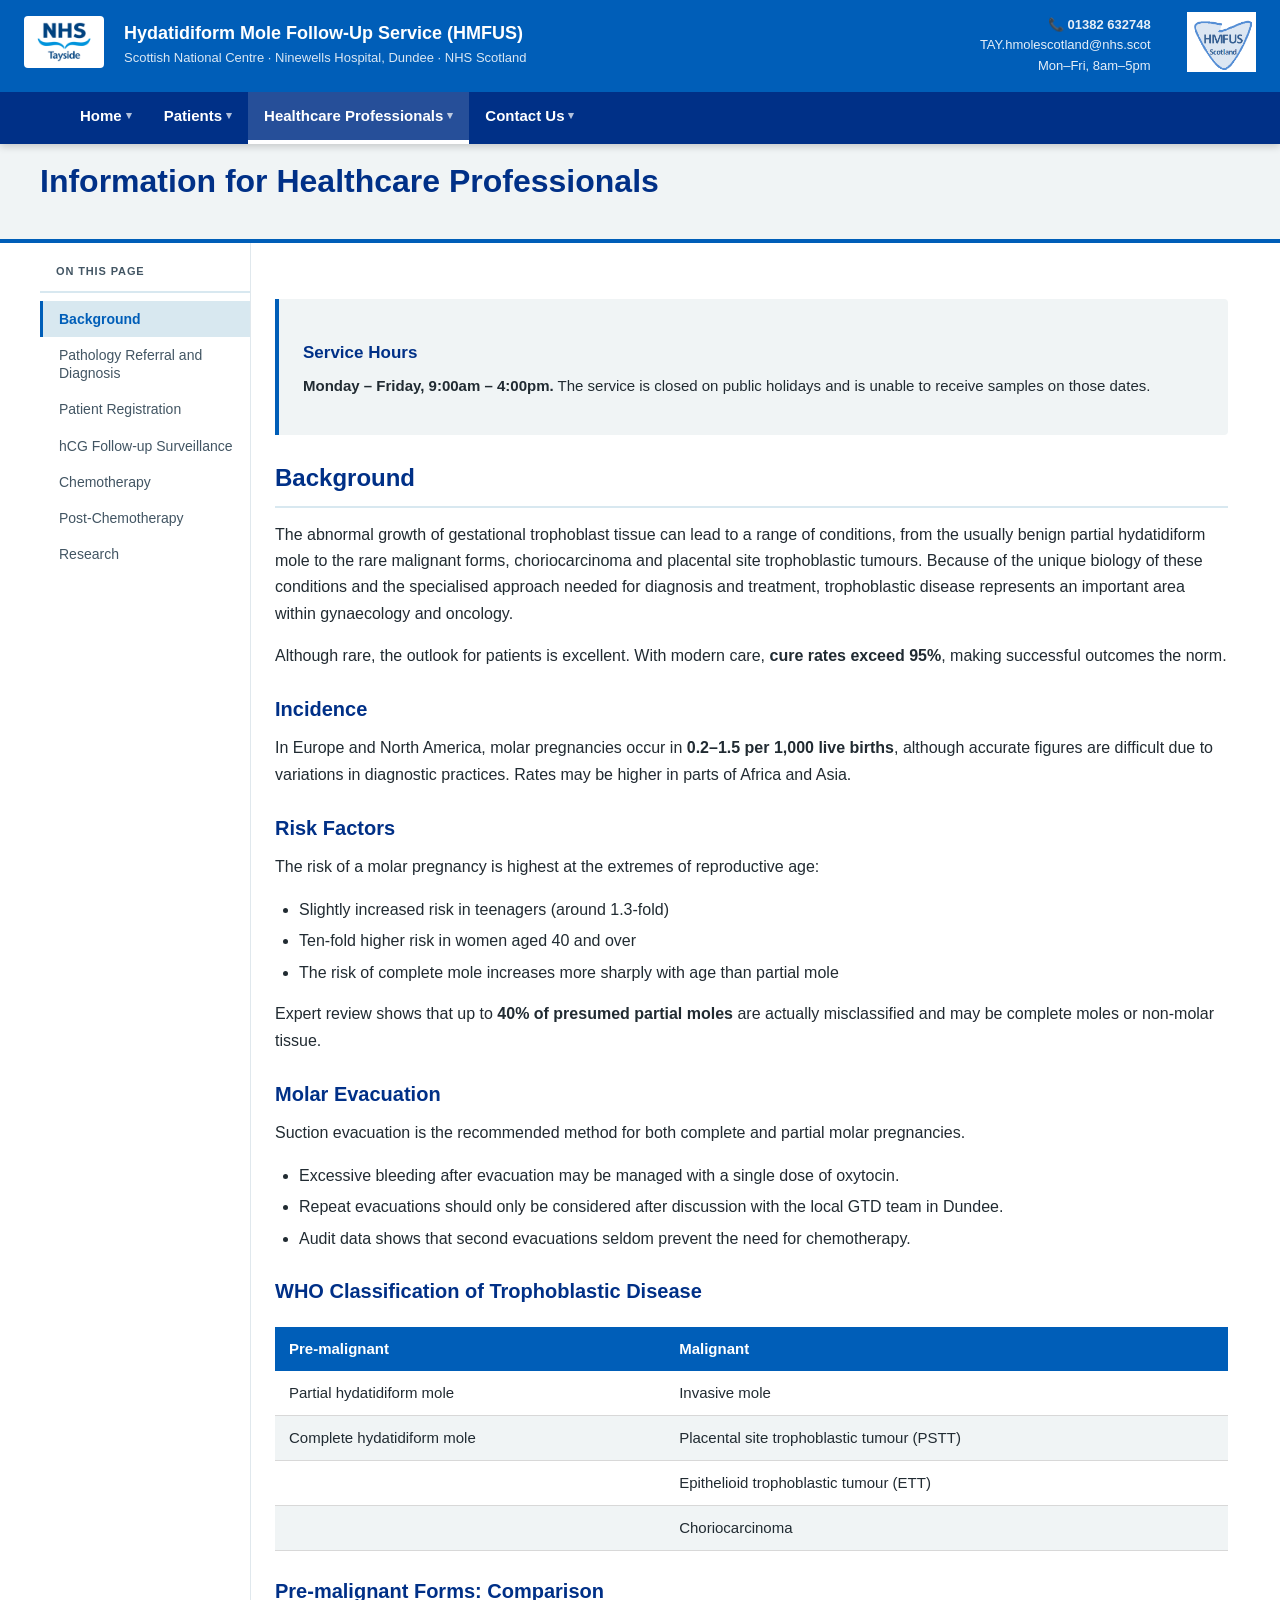
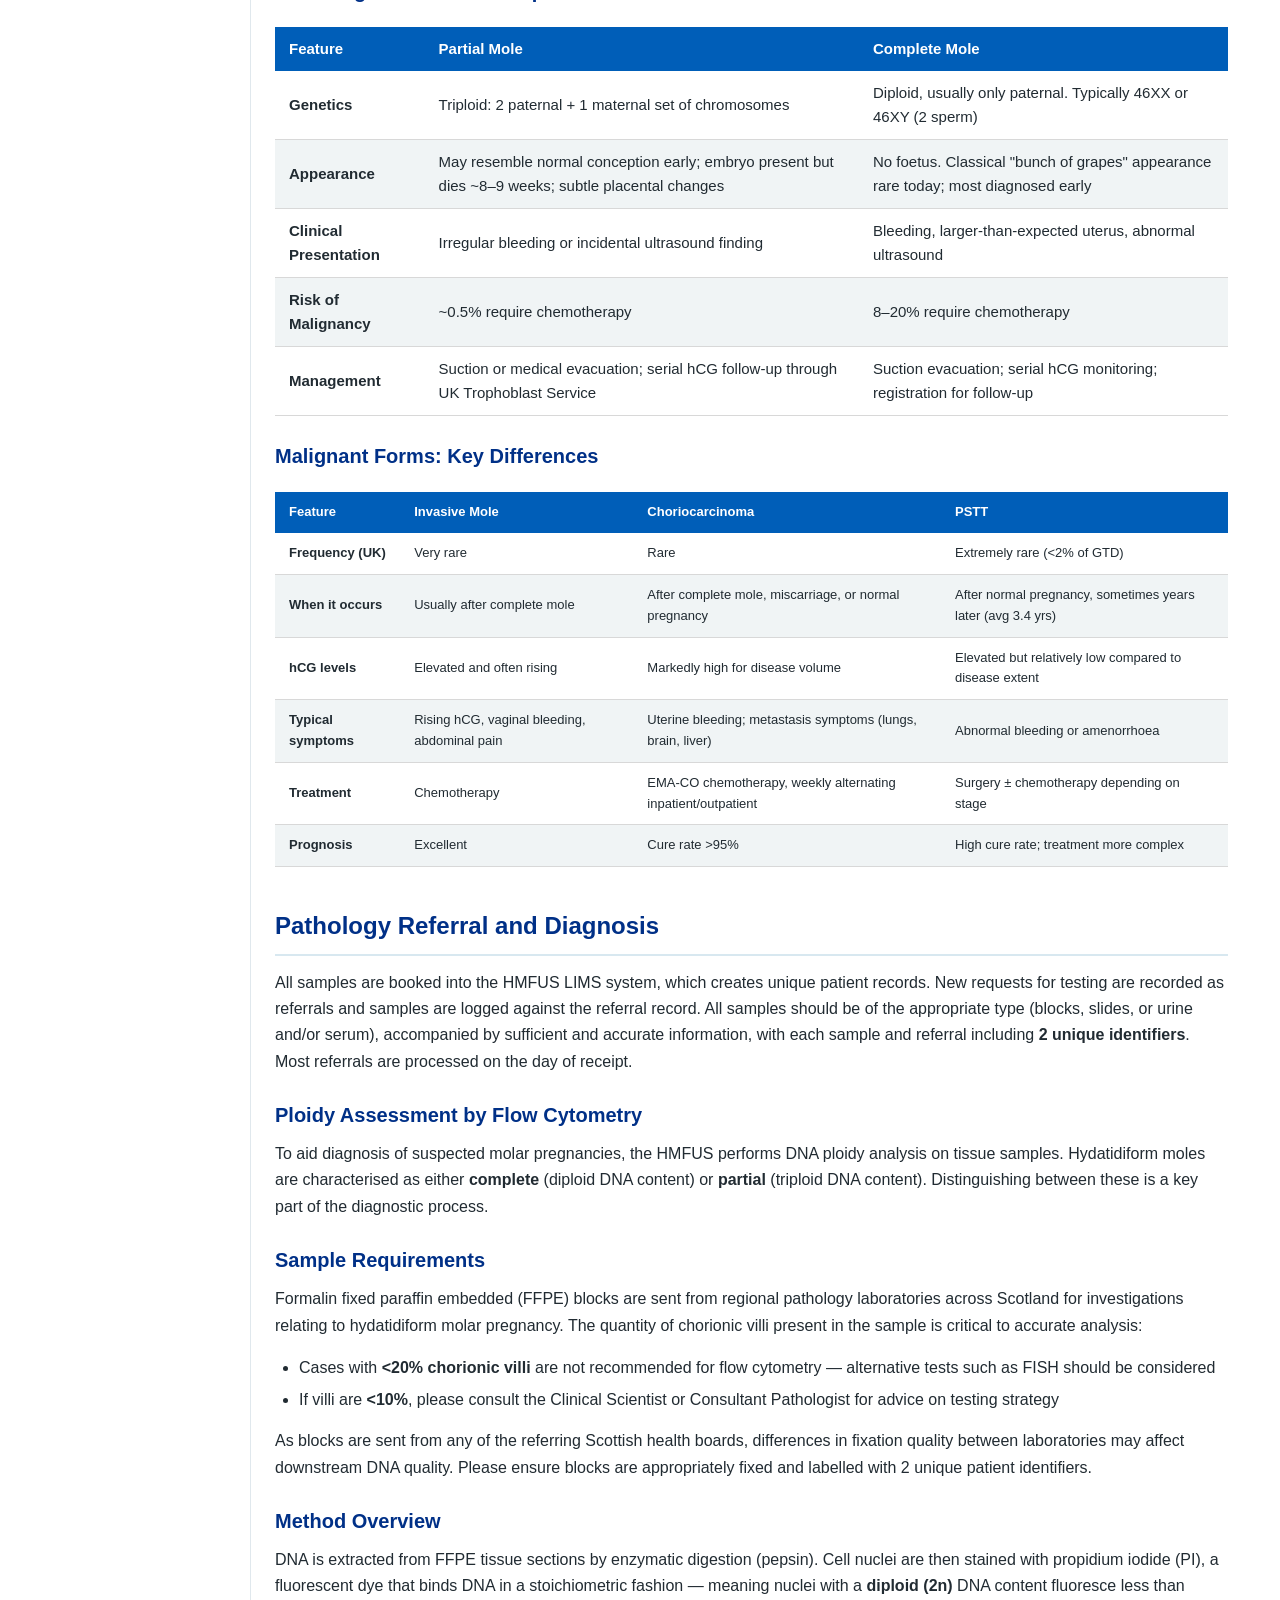
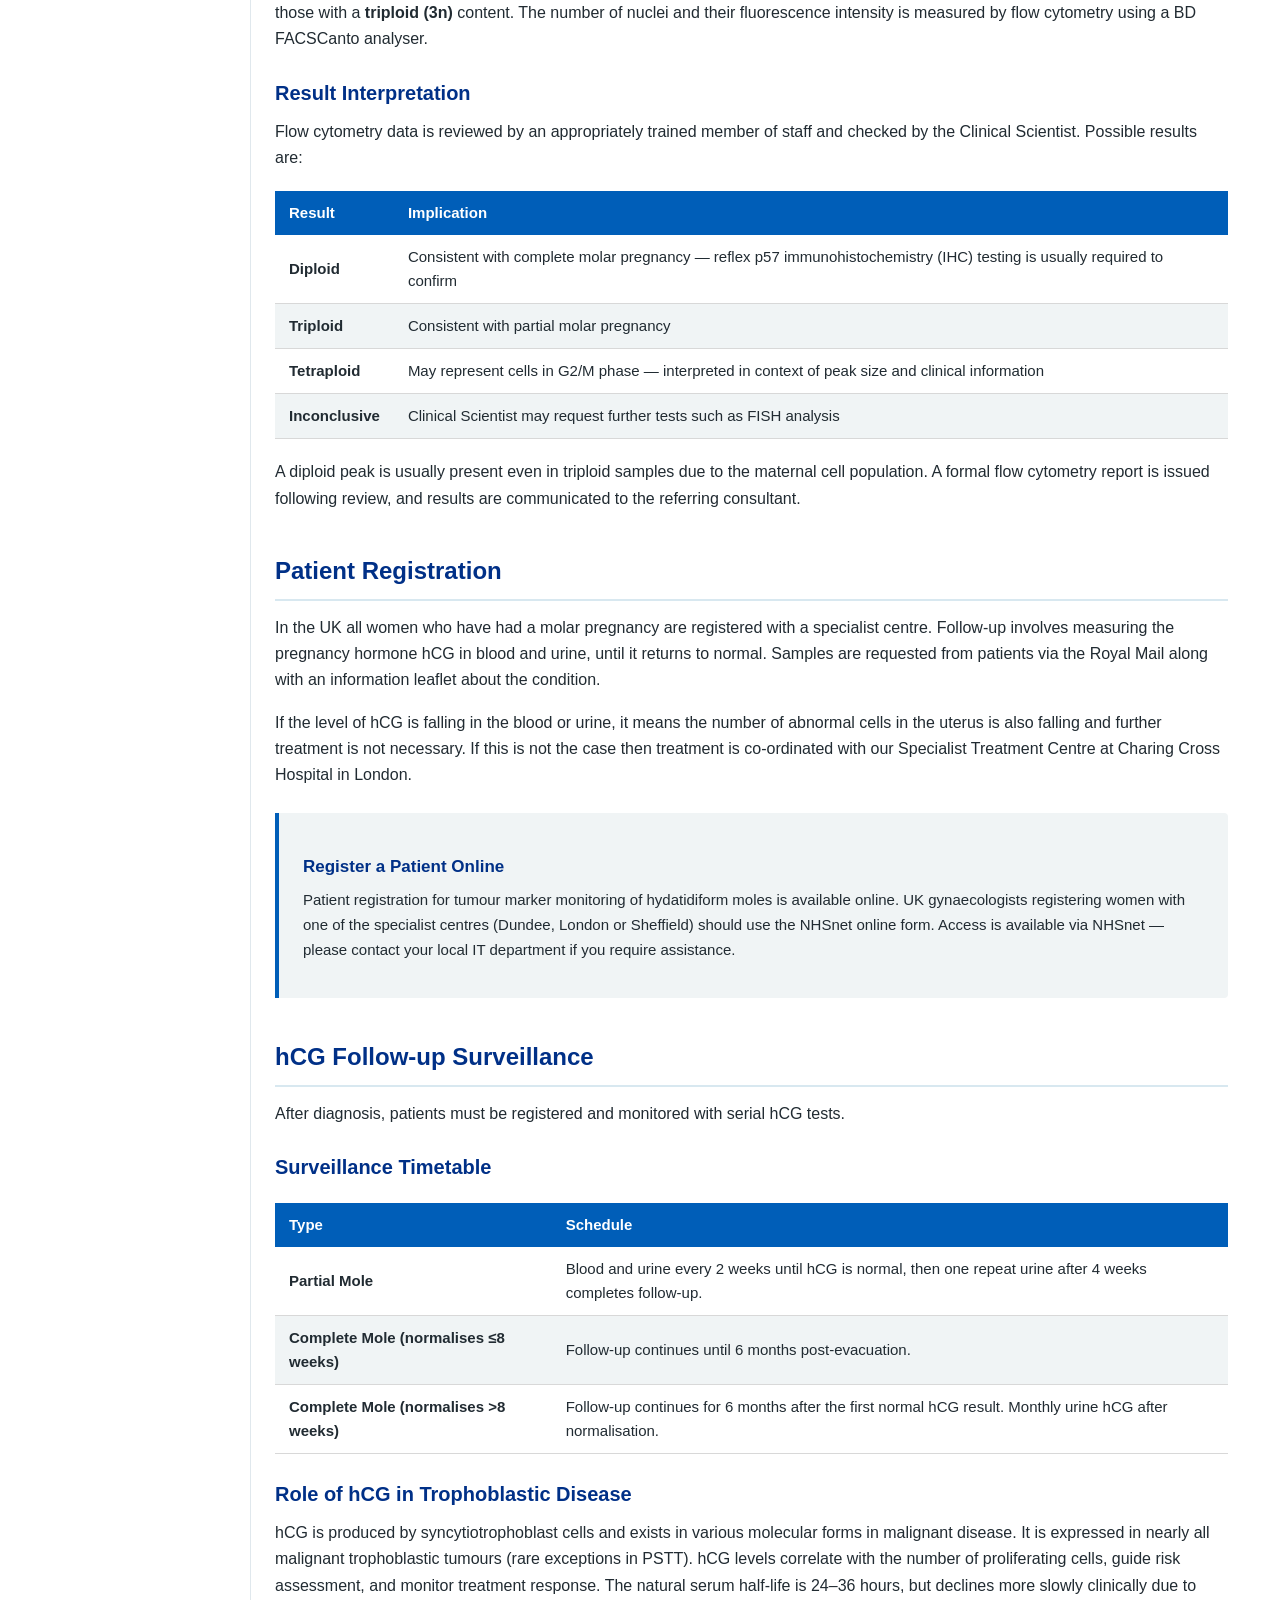
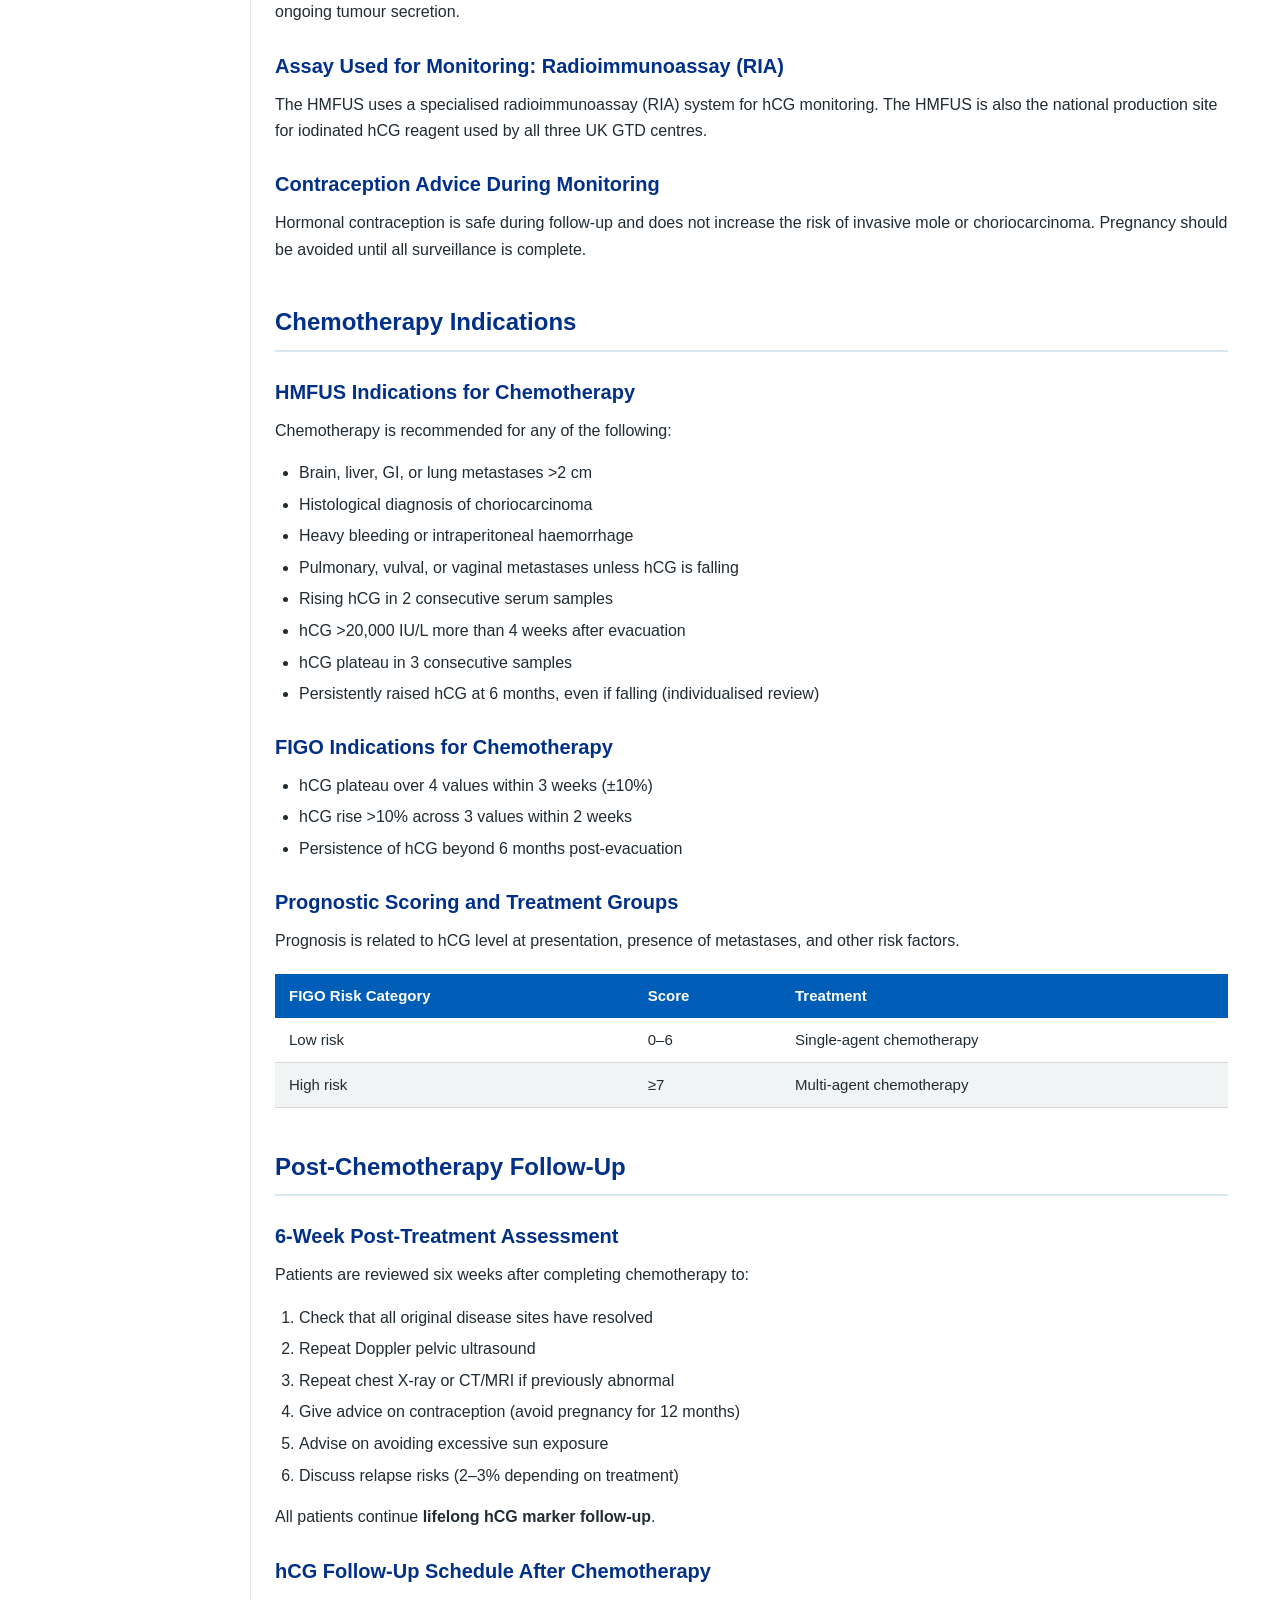
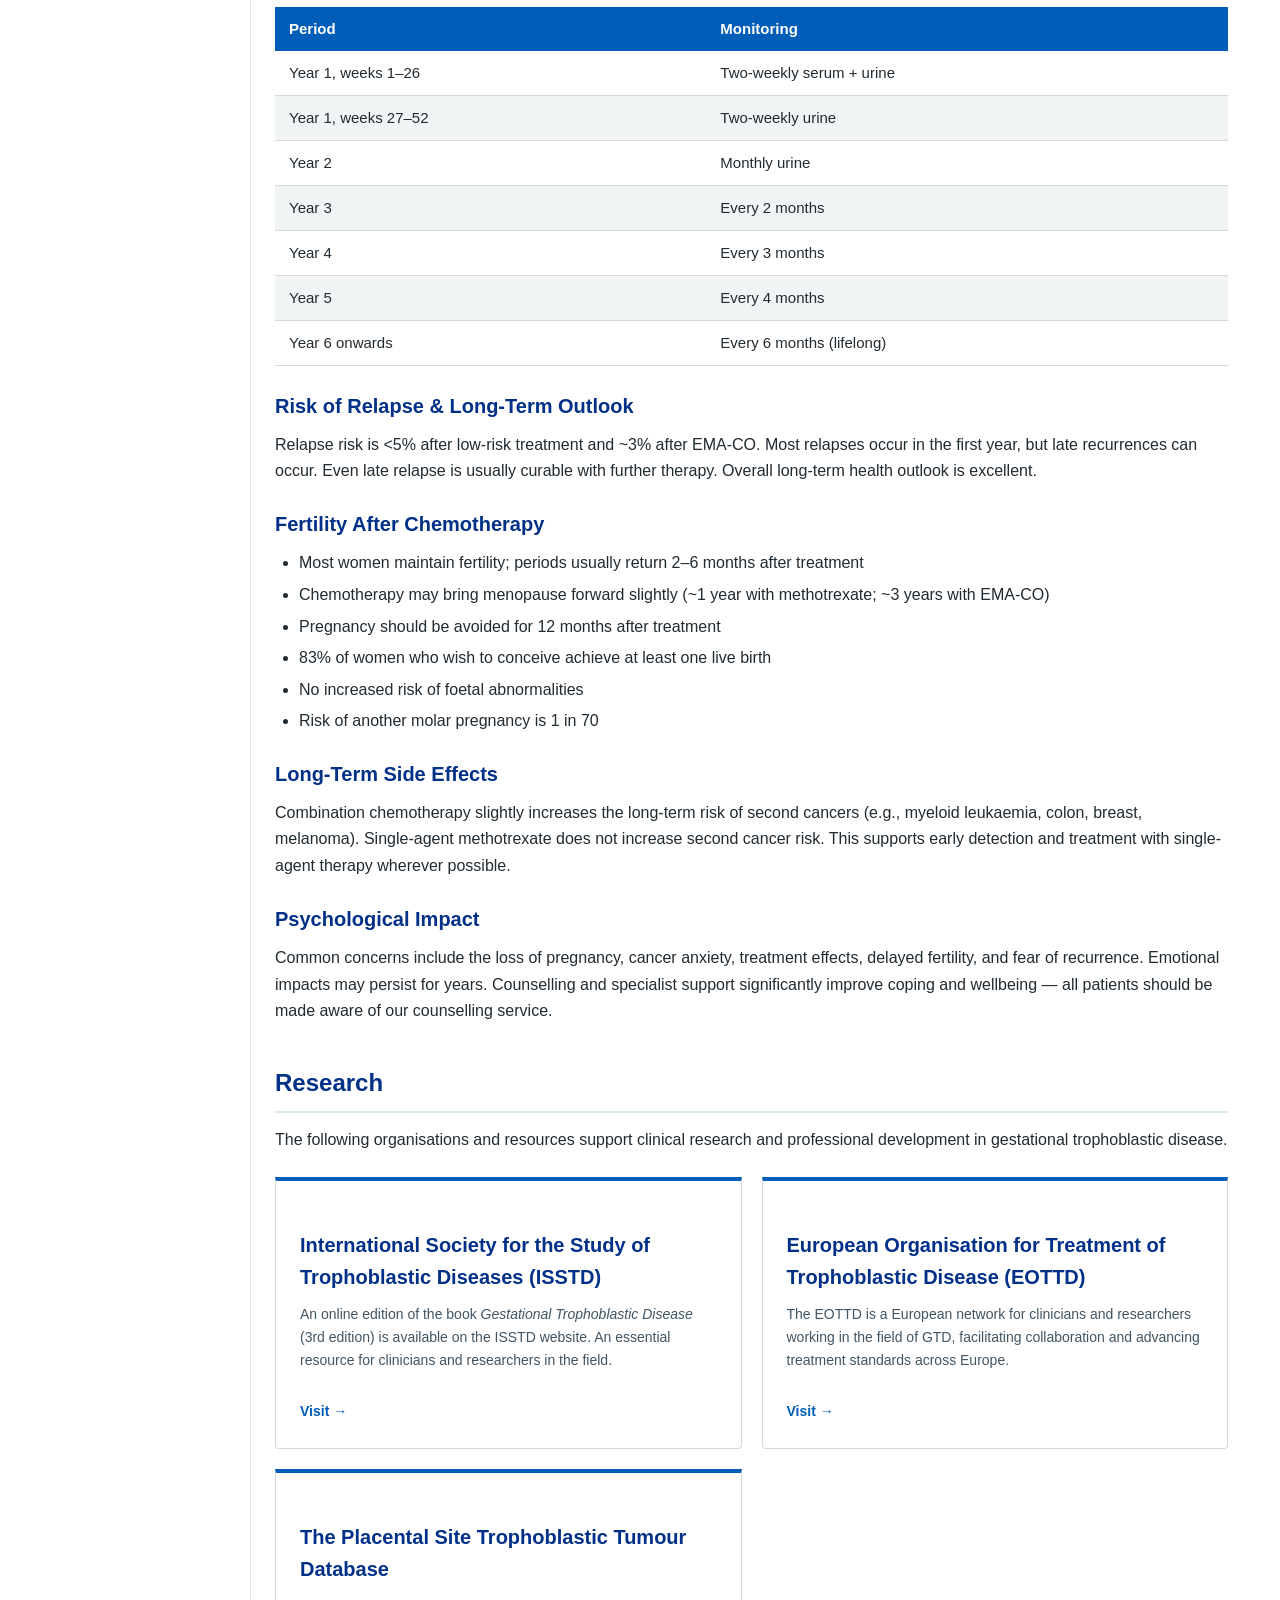
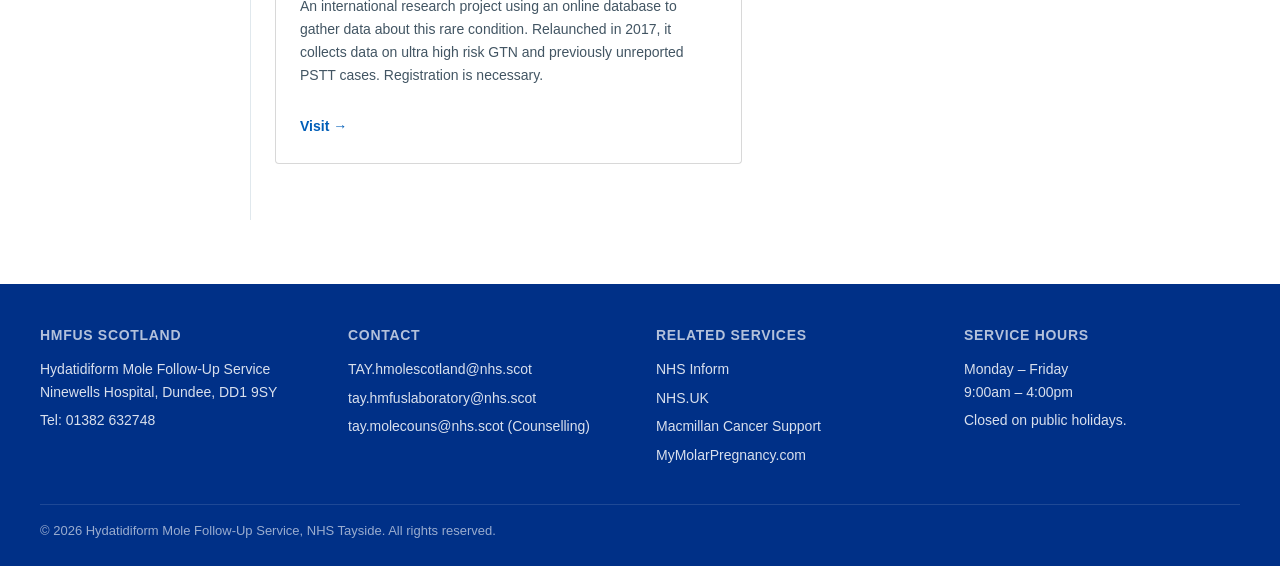
<file: professionals.html>
<!DOCTYPE html>
<html lang="en">
<head>
  <meta charset="UTF-8">
  <meta name="viewport" content="width=device-width, initial-scale=1.0">
  <title>For Healthcare Professionals – HMFUS Scotland</title>
  <link rel="stylesheet" href="style.css">
  <style>
    .professionals-layout {
      display: flex;
      align-items: flex-start;
      max-width: 1200px;
      margin: 0 auto;
      padding: 0 12px 64px 0;
    }
    .professionals-sidenav {
      width: 210px;
      flex-shrink: 0;
      position: sticky;
      top: 140px;
      align-self: flex-start;
      padding: 20px 0;
    }
    .professionals-sidenav__label {
      font-size: 11px;
      font-weight: 700;
      text-transform: uppercase;
      letter-spacing: 0.08em;
      color: var(--nhs-dark-grey);
      padding: 0 16px 10px;
      border-bottom: 2px solid var(--nhs-light-blue);
      margin-bottom: 8px;
    }
    .professionals-sidenav a {
      display: block;
      padding: 9px 16px;
      font-size: 14px;
      font-weight: 500;
      color: var(--nhs-dark-grey);
      text-decoration: none;
      border-left: 3px solid transparent;
      transition: all 0.15s;
      line-height: 1.3;
    }
    .professionals-sidenav a:hover {
      color: var(--nhs-blue);
      background: var(--nhs-pale-grey);
      border-left-color: var(--nhs-light-blue);
    }
    .professionals-sidenav a.active {
      color: var(--nhs-blue);
      font-weight: 700;
      border-left-color: var(--nhs-blue);
      background: var(--nhs-light-blue);
    }
    .professionals-content {
      flex: 1;
      min-width: 0;
      padding: 32px 0 32px 24px;
      border-left: 1px solid #e0e8ed;
    }
    .professionals-content h2 {
      font-size: 24px;
      color: var(--nhs-dark-blue);
      font-weight: 700;
      margin: 40px 0 14px;
      padding-bottom: 8px;
      border-bottom: 2px solid var(--nhs-light-blue);
      scroll-margin-top: 150px;
    }
    .professionals-content h2:first-of-type { margin-top: 0; }
    .professionals-content h3 { font-size: 20px; color: var(--nhs-dark-blue); font-weight: 700; margin: 24px 0 10px; }
    .professionals-content h4 { font-size: 17px; font-weight: 700; margin: 20px 0 8px; }
    .professionals-content p { margin-bottom: 16px; line-height: 1.65; }
    .professionals-content ul, .professionals-content ol { margin: 0 0 16px 24px; }
    .professionals-content li { margin-bottom: 6px; }
    @media (max-width: 768px) {
      .professionals-sidenav { display: none; }
      .professionals-layout { padding: 0 16px 48px; }
      .professionals-content { padding: 24px 0; border-left: none; }
    }
  </style>
</head>
<body>

<div id="nhs-header-placeholder" data-page="professionals.html"></div>

<div class="nhs-page-header">
  <div class="nhs-page-header__inner">
    <h1>Information for Healthcare Professionals</h1>
  </div>
</div>

<div class="professionals-layout">

  <nav class="professionals-sidenav">
    <div class="professionals-sidenav__label">On this page</div>
    <a href="#background">Background</a>
    <a href="#pathology">Pathology Referral and Diagnosis</a>
    <a href="#registration">Patient Registration</a>
    <a href="#hcg">hCG Follow-up Surveillance</a>
    <a href="#chemo">Chemotherapy</a>
    <a href="#post-chemo">Post-Chemotherapy</a>
    <a href="#research">Research</a>
  </nav>

  <main class="professionals-content">

    <div class="nhs-callout">
      <h4>Service Hours</h4>
      <p><strong>Monday – Friday, 9:00am – 4:00pm.</strong> The service is closed on public holidays and is unable to receive samples on those dates.</p>
    </div>

    <h2 id="background">Background</h2>
    <p>The abnormal growth of gestational trophoblast tissue can lead to a range of conditions, from the usually benign partial hydatidiform mole to the rare malignant forms, choriocarcinoma and placental site trophoblastic tumours. Because of the unique biology of these conditions and the specialised approach needed for diagnosis and treatment, trophoblastic disease represents an important area within gynaecology and oncology.</p>
    <p>Although rare, the outlook for patients is excellent. With modern care, <strong>cure rates exceed 95%</strong>, making successful outcomes the norm.</p>

    <h3>Incidence</h3>
    <p>In Europe and North America, molar pregnancies occur in <strong>0.2–1.5 per 1,000 live births</strong>, although accurate figures are difficult due to variations in diagnostic practices. Rates may be higher in parts of Africa and Asia.</p>

    <h3>Risk Factors</h3>
    <p>The risk of a molar pregnancy is highest at the extremes of reproductive age:</p>
    <ul>
      <li>Slightly increased risk in teenagers (around 1.3-fold)</li>
      <li>Ten-fold higher risk in women aged 40 and over</li>
      <li>The risk of complete mole increases more sharply with age than partial mole</li>
    </ul>
    <p>Expert review shows that up to <strong>40% of presumed partial moles</strong> are actually misclassified and may be complete moles or non-molar tissue.</p>

    <h3>Molar Evacuation</h3>
    <p>Suction evacuation is the recommended method for both complete and partial molar pregnancies.</p>
    <ul>
      <li>Excessive bleeding after evacuation may be managed with a single dose of oxytocin.</li>
      <li>Repeat evacuations should only be considered after discussion with the local GTD team in Dundee.</li>
      <li>Audit data shows that second evacuations seldom prevent the need for chemotherapy.</li>
    </ul>

    <h3>WHO Classification of Trophoblastic Disease</h3>
    <table class="nhs-table">
      <thead><tr><th>Pre-malignant</th><th>Malignant</th></tr></thead>
      <tbody>
        <tr><td>Partial hydatidiform mole</td><td>Invasive mole</td></tr>
        <tr><td>Complete hydatidiform mole</td><td>Placental site trophoblastic tumour (PSTT)</td></tr>
        <tr><td></td><td>Epithelioid trophoblastic tumour (ETT)</td></tr>
        <tr><td></td><td>Choriocarcinoma</td></tr>
      </tbody>
    </table>

    <h3>Pre-malignant Forms: Comparison</h3>
    <table class="nhs-table">
      <thead><tr><th>Feature</th><th>Partial Mole</th><th>Complete Mole</th></tr></thead>
      <tbody>
        <tr>
          <td><strong>Genetics</strong></td>
          <td>Triploid: 2 paternal + 1 maternal set of chromosomes</td>
          <td>Diploid, usually only paternal. Typically 46XX or 46XY (2 sperm)</td>
        </tr>
        <tr>
          <td><strong>Appearance</strong></td>
          <td>May resemble normal conception early; embryo present but dies ~8–9 weeks; subtle placental changes</td>
          <td>No foetus. Classical "bunch of grapes" appearance rare today; most diagnosed early</td>
        </tr>
        <tr>
          <td><strong>Clinical Presentation</strong></td>
          <td>Irregular bleeding or incidental ultrasound finding</td>
          <td>Bleeding, larger-than-expected uterus, abnormal ultrasound</td>
        </tr>
        <tr>
          <td><strong>Risk of Malignancy</strong></td>
          <td>~0.5% require chemotherapy</td>
          <td>8–20% require chemotherapy</td>
        </tr>
        <tr>
          <td><strong>Management</strong></td>
          <td>Suction or medical evacuation; serial hCG follow-up through UK Trophoblast Service</td>
          <td>Suction evacuation; serial hCG monitoring; registration for follow-up</td>
        </tr>
      </tbody>
    </table>

    <h3>Malignant Forms: Key Differences</h3>
    <table class="nhs-table" style="font-size:13px;">
      <thead><tr><th>Feature</th><th>Invasive Mole</th><th>Choriocarcinoma</th><th>PSTT</th></tr></thead>
      <tbody>
        <tr><td><strong>Frequency (UK)</strong></td><td>Very rare</td><td>Rare</td><td>Extremely rare (&lt;2% of GTD)</td></tr>
        <tr><td><strong>When it occurs</strong></td><td>Usually after complete mole</td><td>After complete mole, miscarriage, or normal pregnancy</td><td>After normal pregnancy, sometimes years later (avg 3.4 yrs)</td></tr>
        <tr><td><strong>hCG levels</strong></td><td>Elevated and often rising</td><td>Markedly high for disease volume</td><td>Elevated but relatively low compared to disease extent</td></tr>
        <tr><td><strong>Typical symptoms</strong></td><td>Rising hCG, vaginal bleeding, abdominal pain</td><td>Uterine bleeding; metastasis symptoms (lungs, brain, liver)</td><td>Abnormal bleeding or amenorrhoea</td></tr>
        <tr><td><strong>Treatment</strong></td><td>Chemotherapy</td><td>EMA-CO chemotherapy, weekly alternating inpatient/outpatient</td><td>Surgery ± chemotherapy depending on stage</td></tr>
        <tr><td><strong>Prognosis</strong></td><td>Excellent</td><td>Cure rate &gt;95%</td><td>High cure rate; treatment more complex</td></tr>
      </tbody>
    </table>

    <h2 id="pathology">Pathology Referral and Diagnosis</h2>
    <p>All samples are booked into the HMFUS LIMS system, which creates unique patient records. New requests for testing are recorded as referrals and samples are logged against the referral record. All samples should be of the appropriate type (blocks, slides, or urine and/or serum), accompanied by sufficient and accurate information, with each sample and referral including <strong>2 unique identifiers</strong>. Most referrals are processed on the day of receipt.</p>


    <h3>Ploidy Assessment by Flow Cytometry</h3>
    <p>To aid diagnosis of suspected molar pregnancies, the HMFUS performs DNA ploidy analysis on tissue samples. Hydatidiform moles are characterised as either <strong>complete</strong> (diploid DNA content) or <strong>partial</strong> (triploid DNA content). Distinguishing between these is a key part of the diagnostic process.</p>

    <h3>Sample Requirements</h3>
    <p>Formalin fixed paraffin embedded (FFPE) blocks are sent from regional pathology laboratories across Scotland for investigations relating to hydatidiform molar pregnancy. The quantity of chorionic villi present in the sample is critical to accurate analysis:</p>
    <ul>
      <li>Cases with <strong>&lt;20% chorionic villi</strong> are not recommended for flow cytometry — alternative tests such as FISH should be considered</li>
      <li>If villi are <strong>&lt;10%</strong>, please consult the Clinical Scientist or Consultant Pathologist for advice on testing strategy</li>
    </ul>
    <p>As blocks are sent from any of the referring Scottish health boards, differences in fixation quality between laboratories may affect downstream DNA quality. Please ensure blocks are appropriately fixed and labelled with 2 unique patient identifiers.</p>

    <h3>Method Overview</h3>
    <p>DNA is extracted from FFPE tissue sections by enzymatic digestion (pepsin). Cell nuclei are then stained with propidium iodide (PI), a fluorescent dye that binds DNA in a stoichiometric fashion — meaning nuclei with a <strong>diploid (2n)</strong> DNA content fluoresce less than those with a <strong>triploid (3n)</strong> content. The number of nuclei and their fluorescence intensity is measured by flow cytometry using a BD FACSCanto analyser.</p>

    <h3>Result Interpretation</h3>
    <p>Flow cytometry data is reviewed by an appropriately trained member of staff and checked by the Clinical Scientist. Possible results are:</p>
    <table class="nhs-table">
      <thead><tr><th>Result</th><th>Implication</th></tr></thead>
      <tbody>
        <tr><td><strong>Diploid</strong></td><td>Consistent with complete molar pregnancy — reflex p57 immunohistochemistry (IHC) testing is usually required to confirm</td></tr>
        <tr><td><strong>Triploid</strong></td><td>Consistent with partial molar pregnancy</td></tr>
        <tr><td><strong>Tetraploid</strong></td><td>May represent cells in G2/M phase — interpreted in context of peak size and clinical information</td></tr>
        <tr><td><strong>Inconclusive</strong></td><td>Clinical Scientist may request further tests such as FISH analysis</td></tr>
      </tbody>
    </table>
    <p>A diploid peak is usually present even in triploid samples due to the maternal cell population. A formal flow cytometry report is issued following review, and results are communicated to the referring consultant.</p>

    <h2 id="registration">Patient Registration</h2>
    <p>In the UK all women who have had a molar pregnancy are registered with a specialist centre. Follow-up involves measuring the pregnancy hormone hCG in blood and urine, until it returns to normal. Samples are requested from patients via the Royal Mail along with an information leaflet about the condition.</p>
    <p>If the level of hCG is falling in the blood or urine, it means the number of abnormal cells in the uterus is also falling and further treatment is not necessary. If this is not the case then treatment is co-ordinated with our Specialist Treatment Centre at Charing Cross Hospital in London.</p>
    <div class="nhs-callout">
      <h4>Register a Patient Online</h4>
      <p>Patient registration for tumour marker monitoring of hydatidiform moles is available online. UK gynaecologists registering women with one of the specialist centres (Dundee, London or Sheffield) should use the NHSnet online form. Access is available via NHSnet — please contact your local IT department if you require assistance.</p>
    </div>

    <h2 id="hcg">hCG Follow-up Surveillance</h2>

    <p>After diagnosis, patients must be registered and monitored with serial hCG tests.</p>

    <h3>Surveillance Timetable</h3>
    <table class="nhs-table">
      <thead><tr><th>Type</th><th>Schedule</th></tr></thead>
      <tbody>
        <tr>
          <td><strong>Partial Mole</strong></td>
          <td>Blood and urine every 2 weeks until hCG is normal, then one repeat urine after 4 weeks completes follow-up.</td>
        </tr>
        <tr>
          <td><strong>Complete Mole (normalises ≤8 weeks)</strong></td>
          <td>Follow-up continues until 6 months post-evacuation.</td>
        </tr>
        <tr>
          <td><strong>Complete Mole (normalises &gt;8 weeks)</strong></td>
          <td>Follow-up continues for 6 months after the first normal hCG result. Monthly urine hCG after normalisation.</td>
        </tr>
      </tbody>
    </table>

    <h3>Role of hCG in Trophoblastic Disease</h3>
    <p>hCG is produced by syncytiotrophoblast cells and exists in various molecular forms in malignant disease. It is expressed in nearly all malignant trophoblastic tumours (rare exceptions in PSTT). hCG levels correlate with the number of proliferating cells, guide risk assessment, and monitor treatment response. The natural serum half-life is 24–36 hours, but declines more slowly clinically due to ongoing tumour secretion.</p>

    <h3>Assay Used for Monitoring: Radioimmunoassay (RIA)</h3>
    <p>The HMFUS uses a specialised radioimmunoassay (RIA) system for hCG monitoring. The HMFUS is also the national production site for iodinated hCG reagent used by all three UK GTD centres.</p>

    <h3>Contraception Advice During Monitoring</h3>
    <p>Hormonal contraception is safe during follow-up and does not increase the risk of invasive mole or choriocarcinoma. Pregnancy should be avoided until all surveillance is complete.</p>

    <h2 id="chemo">Chemotherapy Indications</h2>

    <h3>HMFUS Indications for Chemotherapy</h3>
    <p>Chemotherapy is recommended for any of the following:</p>
    <ul>
      <li>Brain, liver, GI, or lung metastases &gt;2 cm</li>
      <li>Histological diagnosis of choriocarcinoma</li>
      <li>Heavy bleeding or intraperitoneal haemorrhage</li>
      <li>Pulmonary, vulval, or vaginal metastases unless hCG is falling</li>
      <li>Rising hCG in 2 consecutive serum samples</li>
      <li>hCG &gt;20,000 IU/L more than 4 weeks after evacuation</li>
      <li>hCG plateau in 3 consecutive samples</li>
      <li>Persistently raised hCG at 6 months, even if falling (individualised review)</li>
    </ul>

    <h3>FIGO Indications for Chemotherapy</h3>
    <ul>
      <li>hCG plateau over 4 values within 3 weeks (±10%)</li>
      <li>hCG rise &gt;10% across 3 values within 2 weeks</li>
      <li>Persistence of hCG beyond 6 months post-evacuation</li>
    </ul>

    <h3>Prognostic Scoring and Treatment Groups</h3>
    <p>Prognosis is related to hCG level at presentation, presence of metastases, and other risk factors.</p>
    <table class="nhs-table">
      <thead><tr><th>FIGO Risk Category</th><th>Score</th><th>Treatment</th></tr></thead>
      <tbody>
        <tr><td>Low risk</td><td>0–6</td><td>Single-agent chemotherapy</td></tr>
        <tr><td>High risk</td><td>≥7</td><td>Multi-agent chemotherapy</td></tr>
      </tbody>
    </table>

    <h2 id="post-chemo">Post-Chemotherapy Follow-Up</h2>

    <h3>6-Week Post-Treatment Assessment</h3>
    <p>Patients are reviewed six weeks after completing chemotherapy to:</p>
    <ol>
      <li>Check that all original disease sites have resolved</li>
      <li>Repeat Doppler pelvic ultrasound</li>
      <li>Repeat chest X-ray or CT/MRI if previously abnormal</li>
      <li>Give advice on contraception (avoid pregnancy for 12 months)</li>
      <li>Advise on avoiding excessive sun exposure</li>
      <li>Discuss relapse risks (2–3% depending on treatment)</li>
    </ol>
    <p>All patients continue <strong>lifelong hCG marker follow-up</strong>.</p>

    <h3>hCG Follow-Up Schedule After Chemotherapy</h3>
    <table class="nhs-table">
      <thead><tr><th>Period</th><th>Monitoring</th></tr></thead>
      <tbody>
        <tr><td>Year 1, weeks 1–26</td><td>Two-weekly serum + urine</td></tr>
        <tr><td>Year 1, weeks 27–52</td><td>Two-weekly urine</td></tr>
        <tr><td>Year 2</td><td>Monthly urine</td></tr>
        <tr><td>Year 3</td><td>Every 2 months</td></tr>
        <tr><td>Year 4</td><td>Every 3 months</td></tr>
        <tr><td>Year 5</td><td>Every 4 months</td></tr>
        <tr><td>Year 6 onwards</td><td>Every 6 months (lifelong)</td></tr>
      </tbody>
    </table>

    <h3>Risk of Relapse &amp; Long-Term Outlook</h3>
    <p>Relapse risk is &lt;5% after low-risk treatment and ~3% after EMA-CO. Most relapses occur in the first year, but late recurrences can occur. Even late relapse is usually curable with further therapy. Overall long-term health outlook is excellent.</p>

    <h3>Fertility After Chemotherapy</h3>
    <ul>
      <li>Most women maintain fertility; periods usually return 2–6 months after treatment</li>
      <li>Chemotherapy may bring menopause forward slightly (~1 year with methotrexate; ~3 years with EMA-CO)</li>
      <li>Pregnancy should be avoided for 12 months after treatment</li>
      <li>83% of women who wish to conceive achieve at least one live birth</li>
      <li>No increased risk of foetal abnormalities</li>
      <li>Risk of another molar pregnancy is 1 in 70</li>
    </ul>

    <h3>Long-Term Side Effects</h3>
    <p>Combination chemotherapy slightly increases the long-term risk of second cancers (e.g., myeloid leukaemia, colon, breast, melanoma). Single-agent methotrexate does not increase second cancer risk. This supports early detection and treatment with single-agent therapy wherever possible.</p>

    <h3>Psychological Impact</h3>
    <p>Common concerns include the loss of pregnancy, cancer anxiety, treatment effects, delayed fertility, and fear of recurrence. Emotional impacts may persist for years. Counselling and specialist support significantly improve coping and wellbeing — all patients should be made aware of our counselling service.</p>

    <h2 id="research">Research</h2>
    <p>The following organisations and resources support clinical research and professional development in gestational trophoblastic disease.</p>

    <div class="nhs-card-grid" style="grid-template-columns: 1fr 1fr;">

      <a href="https://www.isstd.org/" target="_blank" class="nhs-card">
        <h3>International Society for the Study of Trophoblastic Diseases (ISSTD)</h3>
        <p>An online edition of the book <em>Gestational Trophoblastic Disease</em> (3rd edition) is available on the ISSTD website. An essential resource for clinicians and researchers in the field.</p>
        <span class="nhs-card__arrow">Visit →</span>
      </a>

      <a href="https://www.eottd.eu/" target="_blank" class="nhs-card">
        <h3>European Organisation for Treatment of Trophoblastic Disease (EOTTD)</h3>
        <p>The EOTTD is a European network for clinicians and researchers working in the field of GTD, facilitating collaboration and advancing treatment standards across Europe.</p>
        <span class="nhs-card__arrow">Visit →</span>
      </a>

      <a href="https://www.pstt-database.org/" target="_blank" class="nhs-card">
        <h3>The Placental Site Trophoblastic Tumour Database</h3>
        <p>An international research project using an online database to gather data about this rare condition. Relaunched in 2017, it collects data on ultra high risk GTN and previously unreported PSTT cases. Registration is necessary.</p>
        <span class="nhs-card__arrow">Visit →</span>
      </a>

    </div>

  </main>

</div><!-- /professionals-layout -->

<div id="nhs-footer-placeholder"></div>
<script src="components.js"></script>

<script>
  (function() {
    var sections = ['background','pathology','registration','hcg','chemo','post-chemo','research'];
    var navLinks = {};
    sections.forEach(function(id) {
      navLinks[id] = document.querySelector('.professionals-sidenav a[href="#' + id + '"]');
    });
    function onScroll() {
      var offset = 150;
      var current = sections[0];
      sections.forEach(function(id) {
        var el = document.getElementById(id);
        if (el && el.getBoundingClientRect().top <= offset) current = id;
      });
      sections.forEach(function(id) {
        if (navLinks[id]) navLinks[id].classList.remove('active');
      });
      if (navLinks[current]) navLinks[current].classList.add('active');
    }
    window.addEventListener('scroll', onScroll, { passive: true });
    onScroll();
  })();
</script>

</body>
</html>
</file>
<file: style.css>
/* NHS-style design for HMFUS */
:root {
  --nhs-blue: #005eb8;
  --nhs-dark-blue: #003087;
  --nhs-mid-blue: #0072ce;
  --nhs-light-blue: #d8e8f0;
  --nhs-green: #007f3b;
  --nhs-white: #ffffff;
  --nhs-pale-grey: #f0f4f5;
  --nhs-mid-grey: #aeb7bd;
  --nhs-dark-grey: #425563;
  --nhs-black: #212b32;
  --font: 'Frutiger', 'Arial', sans-serif;
}

* { box-sizing: border-box; margin: 0; padding: 0; }

body {
  font-family: var(--font);
  font-size: 16px;
  line-height: 1.6;
  color: var(--nhs-black);
  background: var(--nhs-white);
  padding-top: 124px; /* clears fixed hero banner + nav */
}

/* ── FIXED HEADER WRAPPER (all pages) ── */
#nhs-header-placeholder {
  position: fixed;
  top: 0;
  left: 0;
  right: 0;
  z-index: 1000;
  box-shadow: 0 2px 8px rgba(0,0,0,0.2);
  overflow: visible;
}

/* ── HERO BANNER (shared across all pages) ── */
.nhs-hero-banner {
  background: var(--nhs-blue);
  color: white;
}
.nhs-hero-banner__inner {
  max-width: 1400px;
  margin: 0 auto;
  padding: 12px 24px;
  display: flex;
  align-items: center;
  gap: 20px;
}
.nhs-hero-banner__logo img {
  height: 52px;
  background: white;
  padding: 6px 10px;
  border-radius: 4px;
}
.nhs-hero-banner__title {
  display: block;
  font-size: 18px;
  font-weight: 700;
  color: white;
  text-decoration: none;
  line-height: 1.2;
  margin-bottom: 3px;
}
.nhs-hero-banner__title:hover { text-decoration: underline; }
.nhs-hero-banner__text p {
  font-size: 13px;
  opacity: 0.85;
  margin: 0;
}
.nhs-hero-banner__contact {
  margin-left: auto;
  text-align: right;
  font-size: 13px;
  opacity: 0.9;
  white-space: nowrap;
}
.nhs-hero-banner__contact a { color: white; text-decoration: none; }
.nhs-hero-banner__contact a:hover { text-decoration: underline; }
.nhs-hero-banner__logo-right img {
  height: 60px;
  width: auto;
  margin-left: 16px;
}

/* ── NAV ── */
.nhs-nav {
  background: var(--nhs-dark-blue);
  overflow: visible;
  position: relative;
  z-index: 1000;
}
.nhs-nav__inner {
  max-width: 1200px;
  margin: 0 auto;
  padding: 0 24px;
  display: flex;
  flex-wrap: wrap;
  gap: 0;
  position: relative;
}
.nhs-nav a {
  color: white;
  text-decoration: none;
  font-size: 15px;
  font-weight: 600;
  padding: 12px 16px;
  display: inline-block;
  border-bottom: 4px solid transparent;
  transition: background 0.15s, border-color 0.15s;
}
.nhs-nav a:hover {
  background: rgba(255,255,255,0.1);
  border-bottom-color: rgba(255,255,255,0.5);
}
.nhs-nav a.active {
  background: rgba(255,255,255,0.15);
  border-bottom-color: white;
}
/* ── NAV DROPDOWNS ── */
.nhs-nav__item {
  position: relative;
  display: inline-block;
}
.nhs-nav__item > a {
  display: flex;
  align-items: center;
  gap: 4px;
}
.nav-arrow {
  font-size: 11px;
  opacity: 0.7;
  transition: transform 0.2s;
}
.nhs-nav__item:hover .nav-arrow {
  transform: rotate(180deg);
}
.nhs-nav__dropdown {
  display: none;
  position: absolute;
  top: 100%;
  left: 0;
  min-width: 220px;
  background: var(--nhs-dark-blue);
  box-shadow: 0 4px 12px rgba(0,0,0,0.25);
  z-index: 2000;
  border-top: 2px solid rgba(255,255,255,0.2);
}
.nhs-nav__item:hover .nhs-nav__dropdown {
  display: block;
}
.nhs-nav__dropdown a {
  display: block;
  padding: 10px 16px;
  color: rgba(255,255,255,0.9);
  text-decoration: none;
  font-size: 14px;
  font-weight: 400;
  border-bottom: 1px solid rgba(255,255,255,0.08);
  border-left: 3px solid transparent;
  transition: background 0.12s, border-color 0.12s;
  white-space: nowrap;
}
.nhs-nav__dropdown a:hover {
  background: rgba(255,255,255,0.12);
  border-left-color: white;
  color: white;
}


/* Sub-nav for inner pages */
.nhs-subnav {
  background: var(--nhs-light-blue);
  border-bottom: 2px solid var(--nhs-blue);
}
/* Pages with a subnav need extra padding to clear it (~44px subnav height) */
.nhs-subnav + .nhs-breadcrumb,
.nhs-subnav ~ .nhs-breadcrumb {
  margin-top: 44px;
}
.nhs-subnav__inner {
  max-width: 1200px;
  margin: 0 auto;
  padding: 0 24px;
  display: flex;
  flex-wrap: wrap;
}
.nhs-subnav a {
  color: var(--nhs-dark-blue);
  text-decoration: none;
  font-size: 14px;
  font-weight: 600;
  padding: 10px 14px;
  display: inline-block;
  border-bottom: 3px solid transparent;
}
.nhs-subnav a:hover { border-bottom-color: var(--nhs-blue); }
.nhs-subnav a.active { border-bottom-color: var(--nhs-blue); color: var(--nhs-blue); }

/* ── HERO BANNER ── */
.nhs-hero {
  background: var(--nhs-blue);
  color: white;
  padding: 48px 24px;
}
.nhs-hero__inner {
  max-width: 1200px;
  margin: 0 auto;
  display: grid;
  grid-template-columns: 1fr auto;
  gap: 32px;
  align-items: center;
}
.nhs-hero h1 {
  font-size: 36px;
  font-weight: 700;
  line-height: 1.2;
  margin-bottom: 12px;
}
.nhs-hero p {
  font-size: 18px;
  opacity: 0.9;
  max-width: 600px;
}
.nhs-hero__logo-box img {
  max-width: 240px;
  background: white;
  padding: 12px;
  border-radius: 4px;
}

/* ── PAGE CONTENT ── */
.nhs-page-header {
  background: var(--nhs-pale-grey);
  border-bottom: 4px solid var(--nhs-blue);
  padding: 32px 24px;
}
.nhs-page-header__inner {
  max-width: 1200px;
  margin: 0 auto;
}
.nhs-page-header h1 {
  font-size: 32px;
  color: var(--nhs-dark-blue);
  font-weight: 700;
}

.nhs-breadcrumb {
  background: var(--nhs-white);
  border-bottom: 1px solid #d8d8d8;
  padding: 8px 24px;
  font-size: 14px;
}
.nhs-breadcrumb__inner {
  max-width: 1200px;
  margin: 0 auto;
}
.nhs-breadcrumb a { color: var(--nhs-blue); text-decoration: none; }
.nhs-breadcrumb a:hover { text-decoration: underline; }
.nhs-breadcrumb span { color: var(--nhs-dark-grey); margin: 0 6px; }

/* ── MAIN LAYOUT ── */
.nhs-main {
  max-width: 1200px;
  margin: 0 auto;
  padding: 40px 16px 64px 0;
}
.nhs-main--two-col {
  display: grid;
  grid-template-columns: 1fr 280px;
  gap: 40px;
}
.nhs-sidebar {
  position: sticky;
  top: 24px;
  align-self: start;
}

/* ── CONTENT ELEMENTS ── */
.nhs-main h2 {
  font-size: 24px;
  color: var(--nhs-dark-blue);
  font-weight: 700;
  margin: 32px 0 12px;
  padding-bottom: 8px;
  border-bottom: 2px solid var(--nhs-light-blue);
}
.nhs-main h3 {
  font-size: 20px;
  color: var(--nhs-dark-blue);
  font-weight: 700;
  margin: 24px 0 10px;
}
.nhs-main h4 {
  font-size: 17px;
  font-weight: 700;
  margin: 20px 0 8px;
}
.nhs-main p { margin-bottom: 16px; }
.nhs-main ul, .nhs-main ol {
  margin: 0 0 16px 24px;
}
.nhs-main li { margin-bottom: 6px; }

/* ── CARDS ── */
.nhs-card-grid {
  display: grid;
  grid-template-columns: repeat(auto-fill, minmax(280px, 1fr));
  gap: 20px;
  margin: 24px 0;
}
.nhs-card {
  background: var(--nhs-white);
  border: 1px solid #d8d8d8;
  border-top: 4px solid var(--nhs-blue);
  padding: 24px;
  border-radius: 0 0 4px 4px;
  text-decoration: none;
  color: inherit;
  display: block;
  transition: box-shadow 0.2s;
}
.nhs-card:hover { box-shadow: 0 4px 16px rgba(0,0,0,0.12); }
.nhs-card h3 {
  color: var(--nhs-blue);
  font-size: 18px;
  margin: 0 0 10px;
  border: none;
  padding: 0;
}
.nhs-card p { font-size: 14px; margin: 0; color: var(--nhs-dark-grey); }
.nhs-card .nhs-card__arrow {
  display: inline-block;
  margin-top: 12px;
  color: var(--nhs-blue);
  font-weight: 700;
  font-size: 14px;
}
.nhs-card__icon {
  width: 40px;
  height: 40px;
  background: var(--nhs-light-blue);
  border-radius: 50%;
  display: flex;
  align-items: center;
  justify-content: center;
  margin-bottom: 16px;
  font-size: 20px;
}

/* ── CALLOUT BOXES ── */
.nhs-callout {
  background: var(--nhs-pale-grey);
  border-left: 4px solid var(--nhs-blue);
  padding: 20px 24px;
  margin: 24px 0;
  border-radius: 0 4px 4px 0;
}
.nhs-callout--green { border-left-color: var(--nhs-green); }
.nhs-callout--yellow { border-left-color: #ffb81c; }
.nhs-callout h4 { margin: 0 0 8px; color: var(--nhs-dark-blue); }
.nhs-callout p { margin: 0; font-size: 15px; }

/* ── INFO STRIP ── */
.nhs-info-strip {
  background: var(--nhs-light-blue);
  padding: 20px 24px;
  margin: 24px 0;
  border-radius: 4px;
  display: flex;
  gap: 24px;
  flex-wrap: wrap;
}
.nhs-info-strip__item {
  font-size: 14px;
}
.nhs-info-strip__item strong { display: block; color: var(--nhs-dark-blue); }

/* ── TABLE ── */
.nhs-table { width: 100%; border-collapse: collapse; margin: 20px 0; font-size: 15px; }
.nhs-table th {
  background: var(--nhs-blue);
  color: white;
  text-align: left;
  padding: 10px 14px;
  font-weight: 600;
}
.nhs-table td { padding: 10px 14px; border-bottom: 1px solid #d8d8d8; }
.nhs-table tr:nth-child(even) td { background: var(--nhs-pale-grey); }

/* ── IMAGES ── */
.nhs-image-block {
  margin: 24px 0;
  text-align: center;
}
.nhs-image-block img {
  max-width: 100%;
  border: 1px solid #d8d8d8;
  border-radius: 4px;
}
.nhs-image-block figcaption {
  font-size: 13px;
  color: var(--nhs-dark-grey);
  margin-top: 8px;
  font-style: italic;
}
.nhs-image-row {
  display: flex;
  gap: 16px;
  margin: 24px 0;
  justify-content: center;
  flex-wrap: wrap;
}
.nhs-image-row figure {
  flex: 1;
  min-width: 220px;
  max-width: 320px;
  text-align: center;
}
.nhs-image-row img {
  width: 100%;
  border: 1px solid #d8d8d8;
  border-radius: 4px;
}
.nhs-image-row figcaption { font-size: 13px; color: var(--nhs-dark-grey); font-style: italic; margin-top: 6px; }

/* ── SIDEBAR WIDGETS ── */
.nhs-sidebar-box {
  background: var(--nhs-pale-grey);
  border: 1px solid #d8d8d8;
  border-top: 4px solid var(--nhs-blue);
  padding: 20px;
  margin-bottom: 20px;
  border-radius: 0 0 4px 4px;
}
.nhs-sidebar-box h3 {
  font-size: 16px;
  color: var(--nhs-dark-blue);
  margin: 0 0 12px;
  border: none;
  padding: 0;
}
.nhs-sidebar-box ul { margin: 0; padding-left: 18px; }
.nhs-sidebar-box li { font-size: 14px; margin-bottom: 8px; }
.nhs-sidebar-box a { color: var(--nhs-blue); text-decoration: none; }
.nhs-sidebar-box a:hover { text-decoration: underline; }
.nhs-sidebar-box p { font-size: 14px; margin-bottom: 8px; }
.nhs-sidebar-box strong { color: var(--nhs-dark-blue); }

/* ── FAQ ACCORDION ── */
.nhs-faq { margin: 16px 0; }
.nhs-faq details {
  border: 1px solid #d8d8d8;
  border-radius: 4px;
  margin-bottom: 8px;
  overflow: hidden;
}
.nhs-faq summary {
  background: var(--nhs-pale-grey);
  padding: 14px 20px;
  cursor: pointer;
  font-weight: 600;
  font-size: 15px;
  color: var(--nhs-dark-blue);
  list-style: none;
  display: flex;
  justify-content: space-between;
  align-items: center;
}
.nhs-faq summary::after { content: '+'; font-size: 20px; color: var(--nhs-blue); }
.nhs-faq details[open] summary::after { content: '−'; }
.nhs-faq summary:hover { background: var(--nhs-light-blue); }
.nhs-faq .faq-answer { padding: 16px 20px; font-size: 15px; }
.nhs-faq .faq-answer p { margin-bottom: 10px; }
.nhs-faq .faq-answer ul { padding-left: 20px; }

/* ── PAGE-ON-PAGE NAV ── */
.nhs-contents {
  background: var(--nhs-pale-grey);
  border: 1px solid #d8d8d8;
  padding: 20px 24px;
  margin-bottom: 32px;
  border-radius: 4px;
  display: inline-block;
  min-width: 280px;
}
.nhs-contents h2 { font-size: 16px; margin: 0 0 10px; border: none; padding: 0; }
.nhs-contents ol { padding-left: 20px; margin: 0; }
.nhs-contents li { font-size: 14px; margin-bottom: 5px; }
.nhs-contents a { color: var(--nhs-blue); text-decoration: none; }
.nhs-contents a:hover { text-decoration: underline; }

/* ── FOOTER ── */
.nhs-footer {
  background: var(--nhs-dark-blue);
  color: white;
  padding: 40px 24px 24px;
  margin-top: 0;
}
.nhs-footer__inner {
  max-width: 1200px;
  margin: 0 auto;
  display: grid;
  grid-template-columns: repeat(auto-fill, minmax(220px, 1fr));
  gap: 32px;
  margin-bottom: 32px;
}
.nhs-footer h4 { font-size: 14px; text-transform: uppercase; letter-spacing: 0.05em; opacity: 0.7; margin-bottom: 12px; }
.nhs-footer p { font-size: 14px; opacity: 0.85; line-height: 1.6; margin-bottom: 6px; }
.nhs-footer a { color: white; font-size: 14px; text-decoration: none; opacity: 0.85; display: block; margin-bottom: 6px; }
.nhs-footer a:hover { opacity: 1; text-decoration: underline; }
.nhs-footer__bottom {
  border-top: 1px solid rgba(255,255,255,0.2);
  padding-top: 16px;
  font-size: 13px;
  opacity: 0.6;
  max-width: 1200px;
  margin: 0 auto;
}

/* ── TAGS ── */
.nhs-tag {
  display: inline-block;
  background: var(--nhs-blue);
  color: white;
  font-size: 12px;
  font-weight: 700;
  padding: 2px 10px;
  border-radius: 2px;
  text-transform: uppercase;
  letter-spacing: 0.05em;
  margin-right: 8px;
}
.nhs-tag--green { background: var(--nhs-green); }

/* ── RESPONSIVE ── */
@media (max-width: 768px) {
  .nhs-hero__inner { grid-template-columns: 1fr; }
  .nhs-hero__logo-box { display: none; }
  .nhs-main--two-col { grid-template-columns: 1fr; }
  .nhs-sidebar { position: static; }
  .nhs-hero h1 { font-size: 26px; }
  .nhs-header__inner { flex-direction: column; align-items: flex-start; }
  .nhs-header__contact { text-align: left; }
}
</file>
